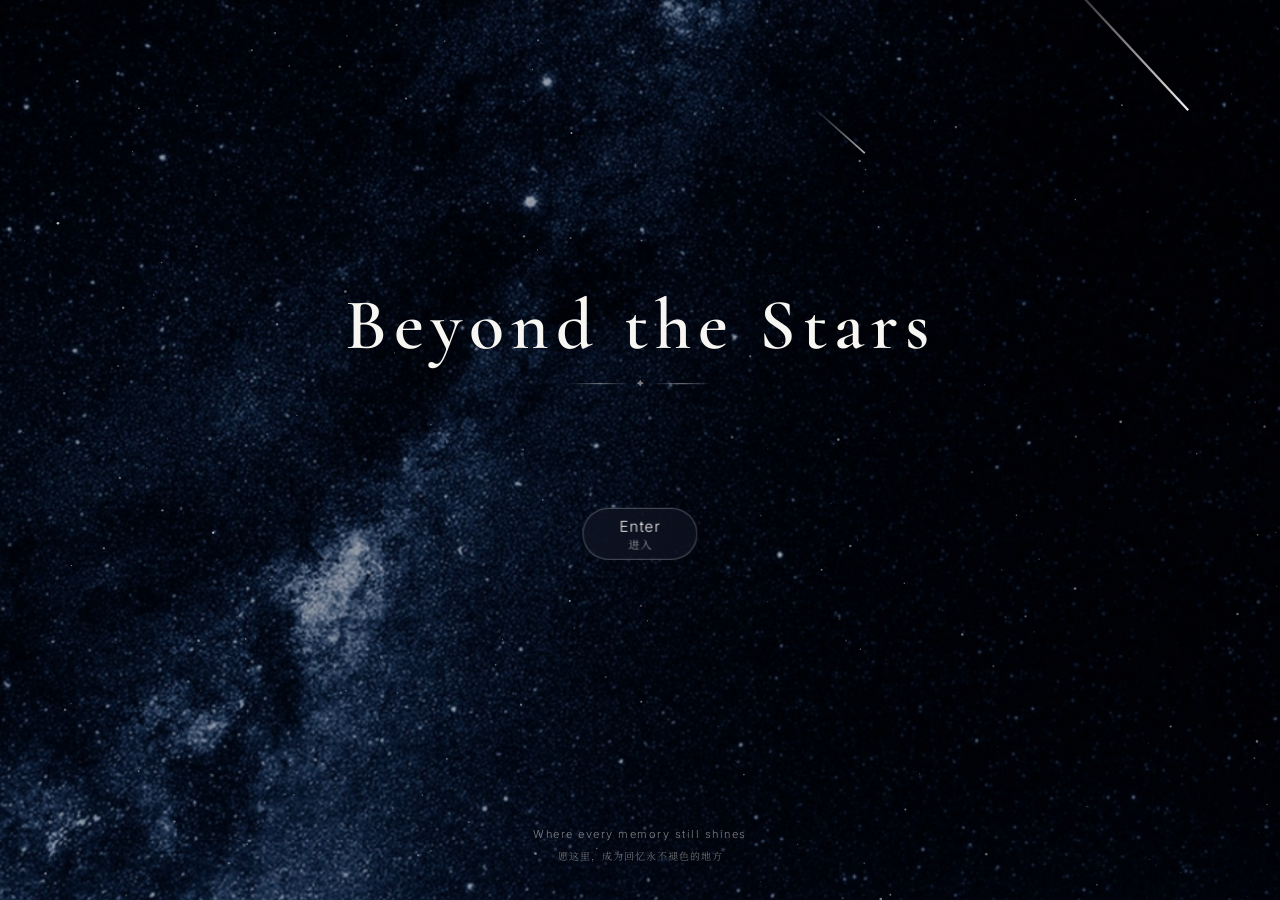
<file: index.html>
<!DOCTYPE html>
<html lang="zh-CN">
<head>
  <meta charset="UTF-8">
  <meta name="viewport" content="width=device-width, initial-scale=1">
  <title>Memory Archive · 星空尽头</title>
  <link rel="preconnect" href="https://fonts.googleapis.com">
  <link rel="preconnect" href="https://fonts.gstatic.com" crossorigin>
  <link href="https://fonts.googleapis.com/css2?family=Cormorant+Garamond:wght@400;600;700&family=Inter:wght@300&family=Noto+Serif+SC:wght@300;400&display=swap" rel="stylesheet">
  <script>document.head.insertAdjacentHTML('beforeend','<link rel="stylesheet" href="style.css?v='+Date.now()+'">')</script>
</head>
<body>

  <canvas id="stars"></canvas>

  <div class="container">
    <h1 class="main-title fade-layer" style="animation-delay: 0.2s">Beyond the Stars</h1>
    <div class="title-divider" style="animation-delay: 0.35s">
      <span class="divider-line"></span>
      <span class="divider-dot">✦</span>
      <span class="divider-line"></span>
    </div>
  </div>

  <div class="btn-wrapper" style="animation: fadeIn 1.2s ease both; animation-delay: 0.9s">
    <button class="enter-btn" onclick="enterTransition()">
      <span class="btn-en">Enter</span>
      <span class="btn-cn">进入</span>
    </button>
  </div>

  <p class="sub">
    <span class="sub-en">Where every memory still shines</span>
    <span class="sub-cn">愿这里，成为回忆永不褪色的地方</span>
  </p>

  <script src="script.js"></script>
</body>
</html>
</file>
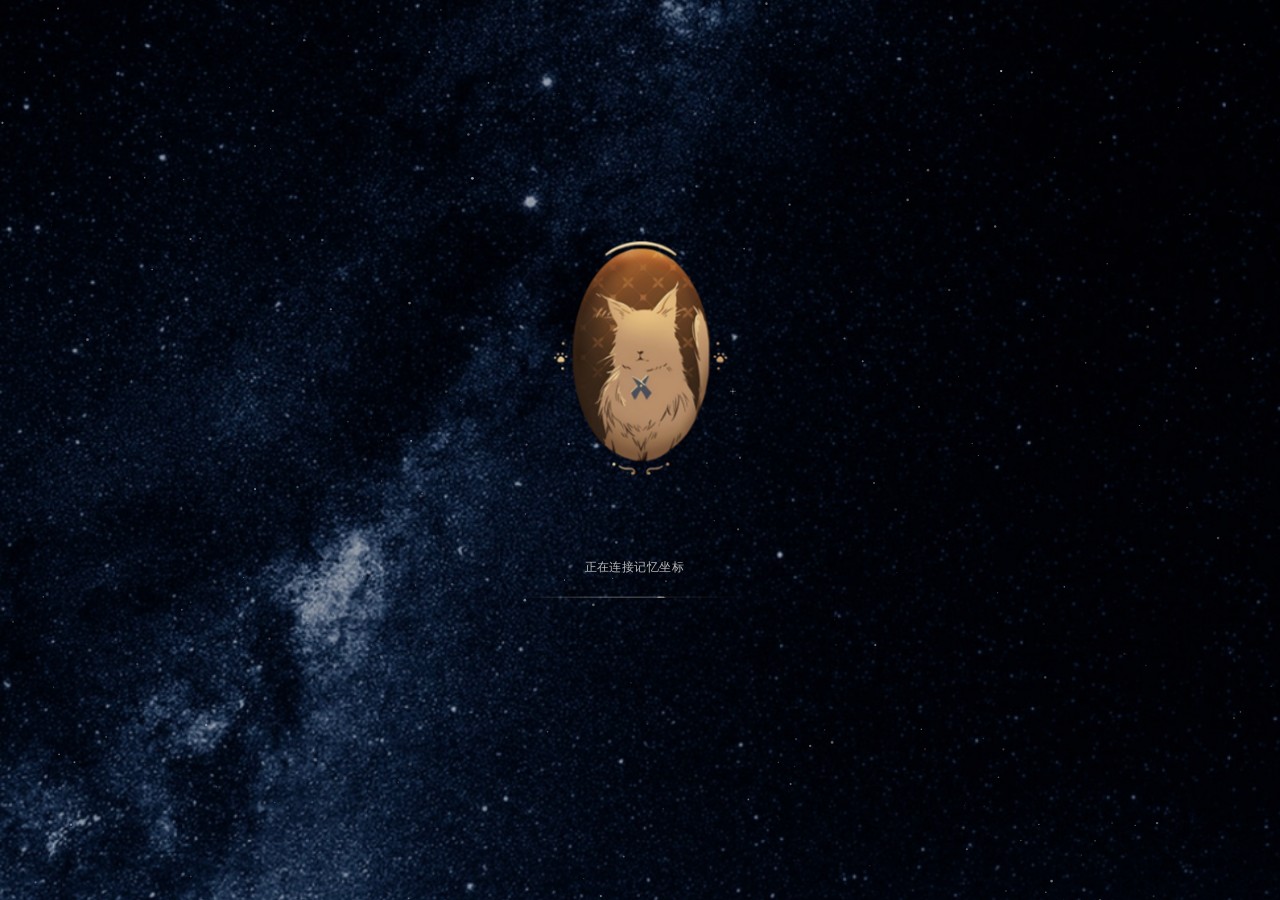
<file: loading.html>
<!DOCTYPE html>
<html lang="zh-CN">
<head>
  <meta charset="UTF-8">
  <meta name="viewport" content="width=device-width, initial-scale=1">
  <title>Loading · Memory Archive</title>
  <link rel="stylesheet" href="style.css">
</head>
<body class="loading-page fade-in">

  <canvas id="stars"></canvas>

  <div class="loading-container">
    <div class="flip-card-wrapper">
      <div class="flip-card" id="flipCard">
        <div class="flip-card-inner">
          <div class="flip-card-face flip-front" id="flipFront"></div>
          <div class="flip-card-face flip-back" id="flipBack"></div>
        </div>
      </div>
    </div>

    <p class="loading-text">正在连接记忆坐标<span class="dots"><span>.</span><span>.</span><span>.</span></span></p>

    <div class="loading-bar">
      <div class="loading-bar-fill" id="loadingFill"></div>
      <div class="loading-dot" id="loadingDot"></div>
    </div>
  </div>

  <script src="script.js"></script>
</body>
</html>
</file>
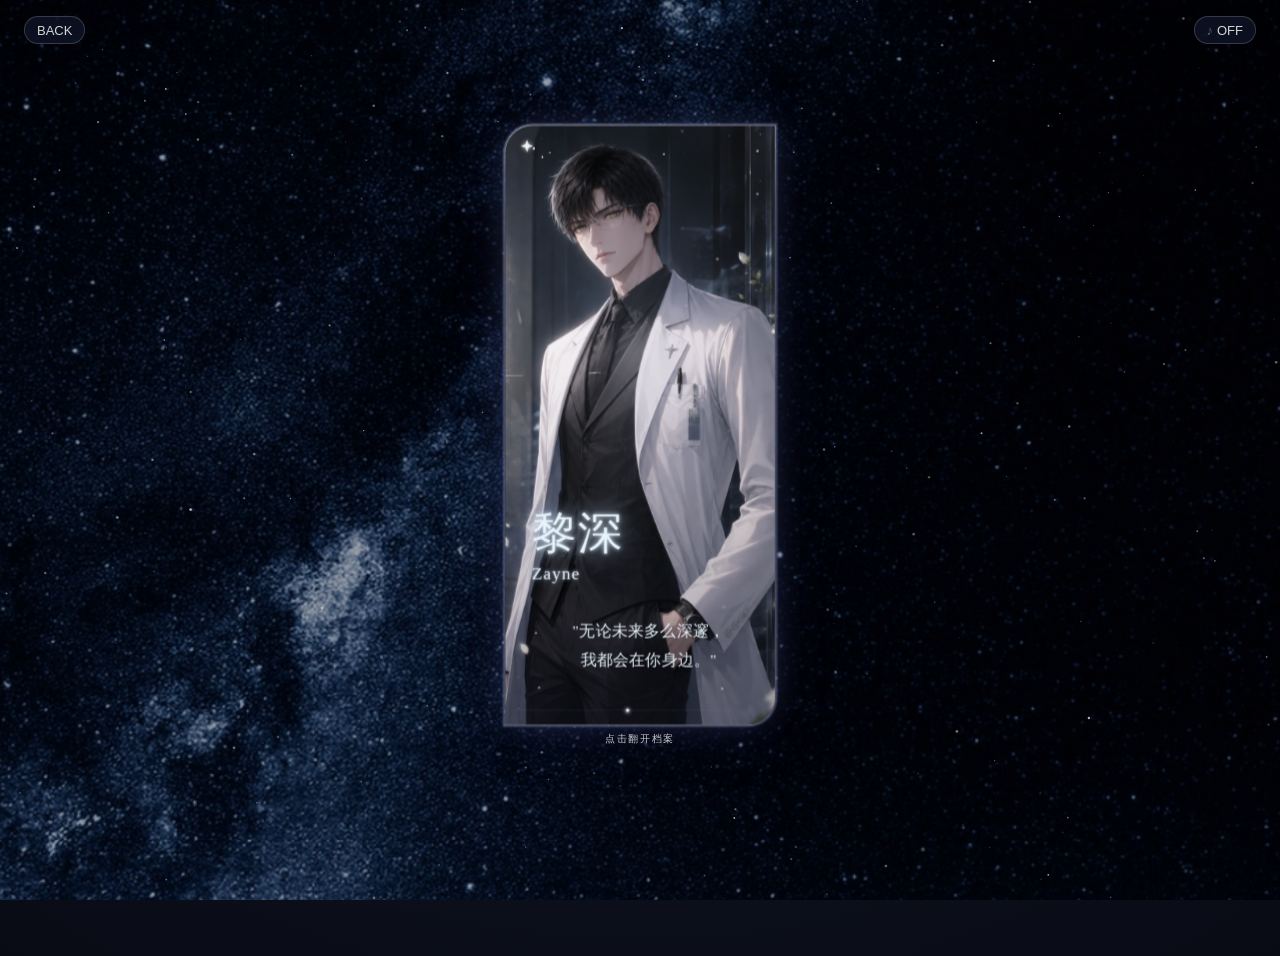
<file: memory-lishen.html>
<!DOCTYPE html>
<html lang="zh-CN">
<head>
  <meta charset="UTF-8">
  <meta name="viewport" content="width=device-width, initial-scale=1">
  <title>黎深的回忆 · Memory Archive</title>
  <link rel="stylesheet" href="style.css">
  <style>
    .archive-stage {
      display:flex;flex-direction:column;align-items:center;
      justify-content:flex-start;padding-top:50px;perspective:900px;
    }
    .folder-wrapper {
      position:relative;
      --card-w:min(380px, calc(100vw - 32px));
      width:var(--card-w);
}
    .memory-card .card-glass { --card-h:calc(var(--card-w) * 1.75); }

    .folder-cover {
      position:relative;z-index:5;width:100%;
      transform-origin:top center;transform-style:preserve-3d;
      transition:transform .75s cubic-bezier(.22,.61,.36,1), opacity .35s ease .55s;
      cursor:pointer;-webkit-tap-highlight-color:transparent;
    }
    .folder-cover.open { transform:rotateX(78deg);opacity:.08;cursor:default;pointer-events:none; }

    .flip-hint {
      text-align:center;margin-top:8px;font-size:13px;
      letter-spacing:2px;color:#F8F6F2;pointer-events:none;
      animation:flipHintBlink 2.8s ease-in-out infinite;
      transition:opacity .35s ease;
    }
    .folder-cover.open ~ .flip-hint { opacity:0; animation:none; }
    @keyframes flipHintBlink {
      0%,100%{opacity:.55}
      50%{opacity:.18}
    }

    .anchor-thumb {
      position:absolute;top:-26px;left:0;z-index:18;
      display:flex;align-items:center;gap:10px;
      opacity:0;transform:translateY(-8px) scale(.85);pointer-events:none;
      transition:opacity .15s ease, transform .15s ease;
    }
    .folder-cover.open ~ .anchor-thumb {
      opacity:1;transform:translateY(0) scale(1);pointer-events:auto;
      transition:opacity .5s cubic-bezier(.34,1.56,.64,1) .55s,
                transform .5s cubic-bezier(.34,1.56,.64,1) .55s;
    }
    .anchor-thumb-avatar {
      position:relative;width:52px;height:52px;border-radius:50%;overflow:hidden;
      border:1.5px solid rgba(180,210,245,.40);
      box-shadow:0 0 24px rgba(180,205,240,.35), 0 0 48px rgba(165,195,235,.14),
                 0 8px 20px rgba(10,8,30,.45), 0 0 0 1px rgba(255,255,255,.06);
      flex-shrink:0;cursor:pointer;
      transition:transform .3s cubic-bezier(.34,1.56,.64,1);
    }
    .anchor-thumb-avatar:hover { transform:translateY(-2px) scale(1.03); }
    .anchor-thumb-avatar::after {
      content:'↻';position:absolute;inset:0;
      display:flex;align-items:center;justify-content:center;
      background:rgba(0,0,0,.35);color:rgba(255,255,255,.70);font-size:16px;
      opacity:0;transition:opacity .25s ease;pointer-events:none;border-radius:50%;
    }
    .anchor-thumb-avatar:hover::after { opacity:1; }
    .anchor-thumb-avatar img { width:100%;height:100%;object-fit:cover;object-position:center top; }
    .anchor-thumb-info { display:flex;flex-direction:column;gap:2px; padding-top:6px; }
    .anchor-thumb-name {
      font-family:"Noto Serif SC",serif;font-size:14px;letter-spacing:2px;
      color:rgba(220,235,252,.88);text-shadow:0 0 10px rgba(180,205,240,.45);
    }
    .anchor-thumb-en {
      font-family:"Cormorant Garamond",serif;font-size:11px;letter-spacing:1.5px;
      color:rgba(195,210,230,.50);
    }
    .anchor-info-row { display:flex;flex-wrap:wrap;gap:4px;margin-top:4px; }
    .anchor-info-tag {
      padding:2px 7px;font-size:9px;border-radius:4px;
      background:rgba(255,255,255,.03);border:1px solid rgba(255,255,255,.06);
      color:rgba(205,212,222,.45);letter-spacing:.5px;white-space:nowrap;
    }
    .anchor-info-tag.highlight { color:rgba(185,218,248,.60);border-color:rgba(185,215,245,.15); }

    .folder-shadow-bar {
      position:absolute;top:8px;left:5%;right:5%;height:40px;z-index:2;pointer-events:none;
      opacity:0;border-radius:50%;filter:blur(14px);
      background:linear-gradient(180deg, rgba(8,6,20,.55) 0%, rgba(8,6,20,.12) 70%, transparent 100%);
      transition:opacity .45s ease .3s;
    }
    .folder-cover.open ~ .folder-shadow-bar { opacity:1; }

    .folder-contents {
      position:absolute;top:0;left:12px;right:12px;z-index:1;
      opacity:0;transform:translateY(-12px);
      transition:opacity .5s ease .45s, transform .5s ease .45s;
      pointer-events:none;overflow:hidden;
      backdrop-filter:blur(14px) saturate(130%) brightness(110%);
      -webkit-backdrop-filter:blur(14px) saturate(130%) brightness(110%);
      background:
        linear-gradient(180deg, rgba(255,255,255,.10) 0%, rgba(255,255,255,0) 26%),
        radial-gradient(ellipse at 22% 10%, rgba(185,218,248,.10) 0%, transparent 46%),
        radial-gradient(ellipse at 78% 88%, rgba(170,200,225,.04) 0%, transparent 50%),
        linear-gradient(180deg, rgba(17,19,36,.66), rgba(12,14,30,.70)),
        repeating-linear-gradient(0deg, transparent, transparent 28px,
          rgba(255,255,255,.010) 28px, rgba(255,255,255,.010) 29px),
        repeating-linear-gradient(22deg, transparent, transparent 2px,
          rgba(255,255,255,.006) 2px, rgba(255,255,255,0) 3px);
      border:1px solid rgba(255,255,255,.10);
      border-radius:0 0 22px 22px;
      box-shadow:inset 0 1px 0 rgba(255,255,255,.08), 0 0 40px rgba(180,210,245,.04),
                 0 20px 60px rgba(10,8,30,.50);
      padding: 76px 24px 52px;
    }
    .folder-cover.open ~ .folder-contents { opacity:1;transform:translateY(0);pointer-events:auto; }

    .archive-section { margin-bottom:24px; }
    .archive-section:last-child { margin-bottom:0; }
    .archive-section-header { display:flex;align-items:center;gap:10px;margin-bottom:8px; }
    .archive-section-icon {
      font-size:15px;filter:drop-shadow(0 0 5px rgba(185,215,245,.50));
      transition:filter .35s ease;
    }
    .archive-section-label {
      font-family:"Noto Serif SC",serif;font-size:12px;font-weight:400;letter-spacing:2px;
      color:rgba(225,230,245,.78);
    }
    .archive-items { display:flex;flex-wrap:wrap;gap:5px; }
    .archive-item {
      padding:7px 13px;background:rgba(255,255,255,.018);
      border:1px solid rgba(255,255,255,.04);border-radius:7px;
      font-size:12px;color:rgba(200,208,218,.55);cursor:pointer;
      transition:all .3s cubic-bezier(.34,1.56,.64,1);
      font-family:"PingFang SC","Microsoft YaHei",sans-serif;letter-spacing:.5px;
    }
    .archive-item:hover {
      background:rgba(185,215,245,.06);border-color:rgba(180,210,245,.18);
      color:rgba(220,235,252,.88);transform:translateY(-2px) scale(1.03);
      box-shadow:0 4px 14px rgba(0,0,0,.18), 0 0 16px rgba(180,210,245,.08);
    }
    .archive-item .idx {
      font-family:"Cormorant Garamond",serif;font-size:10px;opacity:.30;margin-right:4px;
      color:rgba(195,205,220,.45);
    }
    .archive-item:hover .idx { color:rgba(185,215,245,.55); }
    .archive-add-btn {
      display:inline-flex;align-items:center;gap:4px;
      padding:5px 12px;margin-top:5px;background:transparent;
      border:1px dashed rgba(255,255,255,.10);border-radius:16px;
      color:rgba(195,205,220,.42);font-size:11px;cursor:pointer;
      transition:all .25s ease;font-family:inherit;letter-spacing:1px;
    }
    .archive-add-btn:hover {
      border-color:rgba(180,210,245,.40);color:rgba(210,230,250,.78);
      background:rgba(185,215,245,.04);
    }

    .archive-divider { display:flex;align-items:center;gap:10px;margin:30px 0 18px; }
    .archive-divider-dot { width:2px;height:2px;border-radius:50%;background:rgba(200,210,225,.20);flex-shrink:0; }
    .archive-divider-dot:nth-child(3) {
      width:3px;height:3px;background:rgba(185,215,245,.35);
      box-shadow:0 0 4px rgba(185,215,245,.20);
    }
    .archive-divider-line { flex:1;height:.5px;background:linear-gradient(90deg, transparent, rgba(200,210,225,.18), transparent); }

    .corner-star {
      position:absolute;top:6px;right:6px;z-index:10;pointer-events:none;
      opacity:0;transform:translateY(-6px);
      transition:opacity .45s ease .65s, transform .45s ease .65s;
    }
    .folder-cover.open ~ .folder-contents .corner-star { opacity:1;transform:translateY(0); }
    .corner-star svg {
      width:clamp(12px, calc(var(--card-w)*.028), 15px);
      height:clamp(12px, calc(var(--card-w)*.028), 15px);
      filter:drop-shadow(0 0 4px rgba(185,220,245,.80));
      animation:starBreathe 7s ease-in-out infinite;
    }
    @keyframes starBreathe {
      0%,100%{opacity:.65;filter:drop-shadow(0 0 3px rgba(185,220,245,.55))}
      40%{opacity:1;filter:drop-shadow(0 0 7px rgba(185,220,245,.95))}
      70%{opacity:.80;filter:drop-shadow(0 0 5px rgba(185,220,245,.70))}
    }
    .corner-star::before {
      content:'';position:absolute;
      top:50%;right:calc(clamp(12px, calc(var(--card-w)*.028), 15px) + 4px);
      transform:translateY(-50%);width:42px;height:.5px;
      background:linear-gradient(to left, rgba(210,235,255,.55), transparent);
      box-shadow:0 0 3px rgba(180,215,245,.30);
    }
    .corner-star::after {
      content:'';position:absolute;
      bottom:calc(-1*clamp(12px, calc(var(--card-w)*.028), 15px) - 14px);
      left:50%;transform:translateX(-50%);width:.5px;height:38px;
      background:linear-gradient(to bottom, rgba(210,235,255,.55), transparent);
      box-shadow:0 0 3px rgba(180,215,245,.30);
    }

    .back-to-cover {
      position:absolute;bottom:18px;left:0;right:0;
      text-align:center;opacity:0;transition:opacity .4s ease .3s;
    }
    .folder-cover.open ~ .folder-contents .back-to-cover { opacity:1; }
    .back-to-cover-btn {
      padding:6px 16px;background:rgba(255,255,255,.02);
      border:1px solid rgba(255,255,255,.08);border-radius:14px;
      color:rgba(200,205,215,.38);font-size:11px;cursor:pointer;
      letter-spacing:1px;transition:all .25s ease;
    }
    .back-to-cover-btn:hover {
      background:rgba(185,215,245,.06);border-color:rgba(180,210,245,.25);
      color:rgba(215,230,248,.70);
    }
  </style>
</head>
<body data-character="lishen" class="fade-in">
  <canvas id="stars"></canvas>
  <div class="top-bar">
    <button class="back-btn" onclick="goTo(cafeBackUrl)">BACK</button>
    <div class="top-bar-meta">
      <button class="fullscreen-btn" id="fullscreenBtn" onclick="enterFullscreen()" style="display:none;"><span class="icon">⛶</span></button>
      <button class="music-btn" id="musicBtn" onclick="toggleMusic()"><span class="icon">♪</span><span class="label">ON</span></button>
    </div>
  </div>
  <audio id="bgm"></audio>
  <script>window._pageTracks = ["黎明深雪","霜天雪霁","冷调交熔"];</script>

  <div class="scaled-page">
    <div class="archive-stage">
      <div class="folder-wrapper" id="folderWrapper">

        <div class="folder-cover" id="folderCover" onclick="openFolder()">
          <div class="memory-card" data-char="lishen">
            <div class="card-glass">
              <div class="card-nebula"></div>
              <svg class="card-star tl" viewBox="0 0 28 28">
                <path d="M14 0l4 10 10 4-10 4-4 10-4-10L0 14l10-4z" fill="rgba(255,255,255,.80)"/>
                <path d="M14 2l3.2 8.2 8.8 3.8-8.8 3.2L14 26l-3.2-8.8L2 14l8.8-3.8z" fill="rgba(255,255,255,.35)"/>
              </svg>
              <span class="card-star-dot d1"></span><span class="card-star-dot d2"></span><span class="card-star-dot d3"></span>
              <span class="card-stardust"></span><span class="card-spark"></span>
              <div class="card-portrait">
                <img src="assets/thing/Li 1.png?v=20260712" alt="黎深">
                <div class="card-portrait-bloom"></div><div class="card-backlight"></div>
              </div>
              <div class="card-text-overlay">
                <h1 class="card-name-cn">黎深</h1>
                <span class="card-name-en">Zayne</span>
                <p class="card-quote">"无论未来多么深邃，<br>我都会在你身边。"</p>
              </div>
              <div class="card-divider">
                <span class="card-divider-line"></span>
                <span class="card-divider-star-wrap"><span class="card-divider-star-glow"></span><span class="card-divider-star"></span></span>
                <span class="card-divider-line"></span>
              </div>
            </div>
          </div>
        </div>

        <div class="flip-hint">点击翻开档案</div>

        <div class="anchor-thumb">
          <div class="anchor-thumb-avatar" onclick="triggerAvatarUpload()" oncontextmenu="resetAvatar(event)" title="点击更换头像 | 右键恢复默认"><img id="anchorAvatar" src="assets/thing/Li 1.png?v=20260712" alt="黎深"></div>
          <div class="anchor-thumb-info">
            <span class="anchor-thumb-name">黎深</span>
            <span class="anchor-thumb-en">Zayne</span>
            <div class="anchor-info-row">
              <span class="anchor-info-tag">💙 心脏外科</span>
              <span class="anchor-info-tag">Akso医院</span>
              <span class="anchor-info-tag highlight">❄️ EVOL</span>
            </div>
            <div class="anchor-info-row">
              <span class="anchor-info-tag">🎂 9.5</span>
              <span class="anchor-info-tag">处女座</span>
              <span class="anchor-info-tag">27岁</span>
              <span class="anchor-info-tag">📏 186cm</span>
            </div>
          </div>
        </div>
        <input type="file" id="avatarInput" accept="image/*" style="display:none" onchange="handleAvatarUpload(event)">

        <div class="folder-shadow-bar"></div>

        <div class="folder-contents">
          <div class="corner-star">
            <svg viewBox="0 0 16 16">
              <path d="M8 0l2 6 6 2-6 2-2 6-2-6L0 8l6-2z" fill="rgba(255,255,255,.90)"/>
              <path d="M8 1.5l1.4 4.4 4.6 2.1-4.6 1.4L8 14.5l-1.4-5.1L2 8l4.6-1.4z" fill="rgba(210,235,255,.45)"/>
            </svg>
          </div>

          <div class="archive-section">
            <div class="archive-section-header">
              <span class="archive-section-icon">📁</span>
              <span class="archive-section-label">Memory Archive</span>
            </div>
            <div class="archive-items">
              <div class="archive-item" onclick="openFragment(this)" data-title="第一次相遇" data-text="在这里写下你们第一次相遇的场景和台词。"><span class="idx">001</span>第一次相遇</div>
              <div class="archive-item" onclick="openFragment(this)" data-title="雪山的约定" data-text="在这里写下你印象最深的一段剧情。"><span class="idx">002</span>雪山的约定</div>
              <div class="archive-item" onclick="openFragment(this)" data-title="专属语音" data-text="在这里粘贴你最喜欢的一句专属语音文本。"><span class="idx">003</span>专属语音</div>
              <div class="archive-item" onclick="openFragment(this)" data-title="生日回忆" data-text="他的生日，和你有关的一切。"><span class="idx">004</span>生日回忆</div>
              <div class="archive-item" onclick="openFragment(this)" data-title="雪夜急诊室" data-text="那个雪夜，急诊室的灯光还亮着。"><span class="idx">005</span>雪夜急诊室</div>
            </div>
          </div>

          <div class="archive-divider">
            <span class="archive-divider-dot"></span><span class="archive-divider-line"></span>
            <span class="archive-divider-dot"></span><span class="archive-divider-line"></span>
            <span class="archive-divider-dot"></span>
          </div>

          <div class="archive-section">
            <div class="archive-section-header">
              <span class="archive-section-icon">⭐</span>
              <span class="archive-section-label">Special Collection</span>
            </div>
            <div class="archive-items">
              <div class="archive-item" onclick="openFragment(this)" data-title="雪山明信片" data-text="一张来自遥远雪山的明信片。">🏔️ 雪山明信片</div>
              <div class="archive-item" onclick="openFragment(this)" data-title="霜天雪霁" data-text="那段旋律响起时，窗外正好飘起细雪。">🎵 "霜天雪霁"</div>
              <div class="archive-item" onclick="openFragment(this)" data-title="冰晶书签" data-text="他随手夹进书里的一片冰蓝色书签。">❄️ 冰晶书签</div>
            </div>
            <button class="archive-add-btn" onclick="event.stopPropagation(); alert('＋ 添加收藏（后续实现）')">＋ 添加收藏</button>
          </div>

          <div class="back-to-cover"><button class="back-to-cover-btn" onclick="closeFolder();">↑ 合上档案</button></div>
        </div>
      </div>
    </div>
  </div>

  <div class="modal-overlay" id="fragOverlay" onclick="if(event.target===this) closeFragment()">
    <div class="modal-box">
      <h3 class="modal-title"></h3>
      <p class="modal-text"></p>
      <div class="frag-pills" id="fragPills"></div>
      <div class="frag-preview" id="fragPreview"></div>
      <div class="frag-upload-row">
        <input type="file" id="fragFileInput" style="display:none" onchange="handleFragUpload(event)">
        <button class="frag-upload-btn" onclick="triggerFragUpload()">＋ 上传文件</button>
      </div>
      <button class="enter-btn small modal-close" onclick="closeFragment()">关闭</button>
    </div>
  </div>

  <script src="script.js?v=20260712d"></script>
  <script>
    var cover=document.getElementById('folderCover'),contents=document.querySelector('.folder-contents'),anchor=document.querySelector('.anchor-thumb');
    var isOpen=false,hideTimer=null,closeTimer=null;
    function openFolder(){
      if(!cover||isOpen)return;
      if(closeTimer)clearTimeout(closeTimer);if(hideTimer)clearTimeout(hideTimer);isOpen=true;
      if(contents){contents.style.transition='';contents.style.opacity='';contents.style.transform='';contents.style.pointerEvents='';}
      if(anchor){anchor.style.transition='';anchor.style.opacity='';anchor.style.transform='';}
      if(cover.style.visibility==='hidden'){
        cover.classList.remove('open');cover.style.visibility='';
        requestAnimationFrame(function(){requestAnimationFrame(function(){
          cover.classList.add('open');hideTimer=setTimeout(function(){cover.style.visibility='hidden';},750);
        });});
      }else{cover.classList.add('open');hideTimer=setTimeout(function(){cover.style.visibility='hidden';},750);}
    }
    function closeFolder(){
      if(!cover||!isOpen)return;
      if(hideTimer)clearTimeout(hideTimer);if(closeTimer)clearTimeout(closeTimer);isOpen=false;
      if(contents){contents.style.transition='opacity .35s ease, transform .35s ease';contents.style.opacity='0';contents.style.transform='translateY(-12px)';contents.style.pointerEvents='none';}
      if(anchor){anchor.style.transition='opacity .15s ease, transform .15s ease';anchor.style.opacity='0';anchor.style.transform='translateY(-8px) scale(.85)';anchor.style.pointerEvents='none';}
      closeTimer=setTimeout(function(){
        if(contents)contents.style.transition='';
        if(anchor)anchor.style.transition='';
        cover.style.visibility='';
        requestAnimationFrame(function(){requestAnimationFrame(function(){cover.classList.remove('open');});});
      },350);
    }
    var AVATAR_KEY='avatar-lishen',AVATAR_DEFAULT='assets/thing/Li 1.png?v=20260712';
    function triggerAvatarUpload(){document.getElementById('avatarInput').click();}
    function handleAvatarUpload(e){
      var f=e.target.files[0];if(!f)return;
      var r=new FileReader();r.onload=function(ev){
        var img=new Image();img.onload=function(){
          var c=document.createElement('canvas'),s=Math.min(1,300/img.width);
          c.width=img.width*s;c.height=img.height*s;
          c.getContext('2d').drawImage(img,0,0,c.width,c.height);
          var d=c.toDataURL('image/jpeg',.75);
          try{localStorage.setItem(AVATAR_KEY,d);}catch(_){}
          applyAvatar(d);
        };img.src=ev.target.result;
      };r.readAsDataURL(f);e.target.value='';
    }
    function applyAvatar(s){var a=document.getElementById('anchorAvatar');if(a)a.src=s;}
    function resetAvatar(e){e.preventDefault();e.stopPropagation();try{localStorage.removeItem(AVATAR_KEY);}catch(_){}applyAvatar(AVATAR_DEFAULT);}
    (function(){try{var s=localStorage.getItem(AVATAR_KEY);if(s)applyAvatar(s);}catch(_){}})();
  </script>

  <!-- 茉莉花瓣 -->
  <template id="jasminePetal">
    <svg viewBox="0 0 48 48"><g transform="translate(24,24)">
      <ellipse cx="0" cy="-10" rx="5.5" ry="10.5" fill="rgba(245,240,250,0.50)"/>
      <ellipse cx="0" cy="-10" rx="5.5" ry="10.5" fill="rgba(242,236,248,0.46)" transform="rotate(72)"/>
      <ellipse cx="0" cy="-10" rx="5.5" ry="10.5" fill="rgba(244,238,250,0.46)" transform="rotate(144)"/>
      <ellipse cx="0" cy="-10" rx="5.5" ry="10.5" fill="rgba(240,234,247,0.46)" transform="rotate(216)"/>
      <ellipse cx="0" cy="-10" rx="5.5" ry="10.5" fill="rgba(243,237,249,0.46)" transform="rotate(288)"/>
      <circle cx="0" cy="0" r="3" fill="rgba(252,248,240,0.48)"/>
    </g></svg>
  </template>
</body>
</html>
</file>
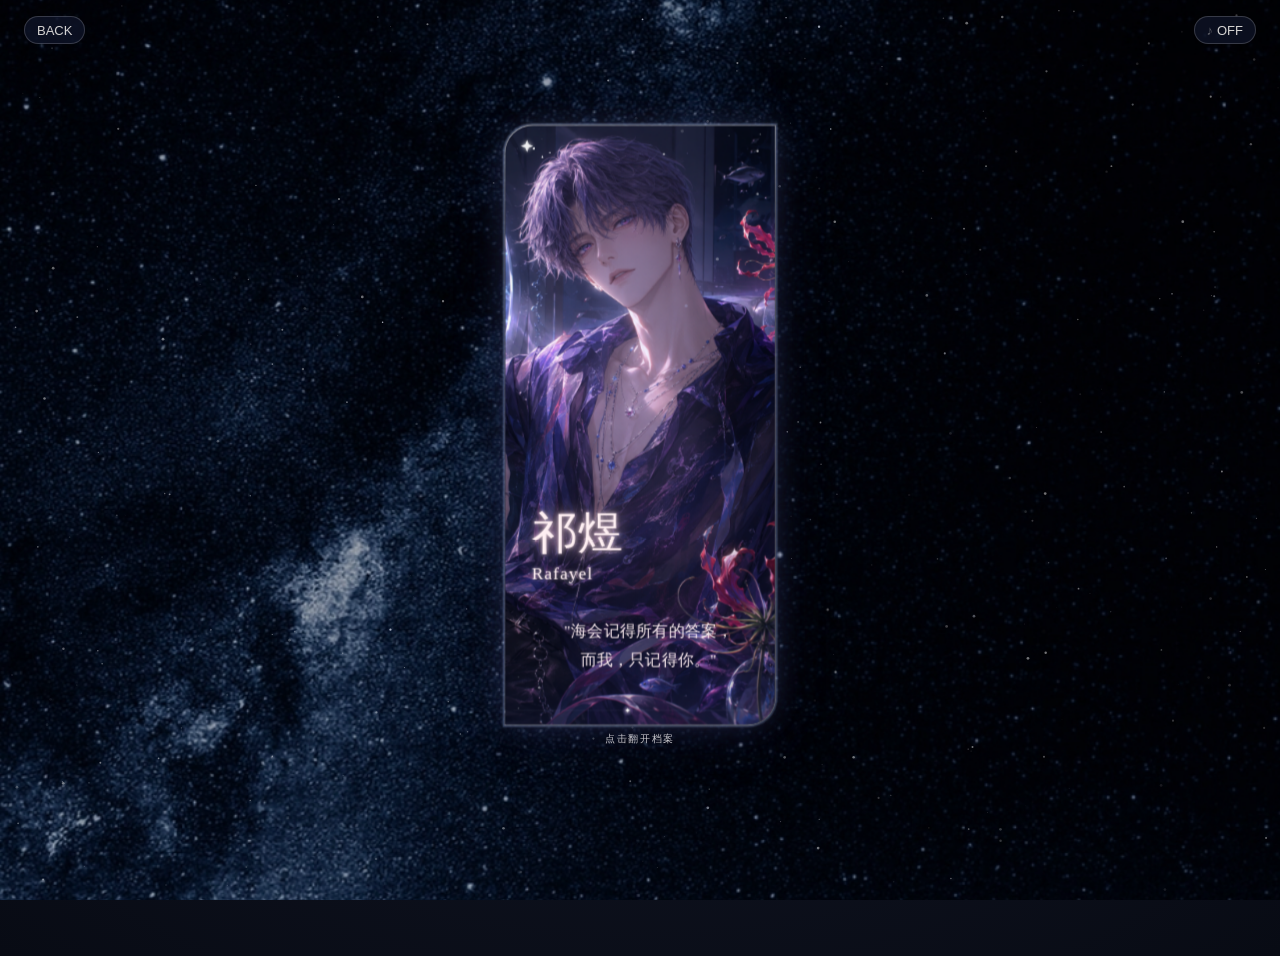
<file: memory-qiyu.html>
<!DOCTYPE html>
<html lang="zh-CN">
<head>
  <meta charset="UTF-8">
  <meta name="viewport" content="width=device-width, initial-scale=1">
  <title>祁煜的回忆 · Memory Archive</title>
  <link rel="stylesheet" href="style.css">
  <style>
    .archive-stage {
      display: flex; flex-direction: column; align-items: center;
      justify-content: flex-start; padding-top: 50px; perspective: 900px;
    }
    .folder-wrapper {
      position: relative;
      --card-w: min(380px, calc(100vw - 32px));
      width: var(--card-w);
    }
    /* 卡片比例 */
    .memory-card .card-glass { --card-h: calc(var(--card-w) * 1.75); }

    .folder-cover {
      position: relative; z-index: 5; width: 100%;
      transform-origin: top center; transform-style: preserve-3d;
      transition: transform 0.75s cubic-bezier(0.22,0.61,0.36,1), opacity 0.35s ease 0.55s;
      cursor: pointer; -webkit-tap-highlight-color: transparent;
    }
    .folder-cover.open { transform: rotateX(78deg); opacity: 0.08; cursor: default; pointer-events: none; }

    .flip-hint {
      text-align: center; margin-top: 8px; font-size: 13px;
      letter-spacing: 2px; color: #F8F6F2; pointer-events: none;
      animation: flipHintBlink 2.8s ease-in-out infinite;
      transition: opacity 0.35s ease;
    }
    .folder-cover.open ~ .flip-hint { opacity: 0; animation: none; }
    @keyframes flipHintBlink {
      0%, 100% { opacity: .55; }
      50% { opacity: .18; }
    }

    /* 锚点 — 基本信息 */
    .anchor-thumb {
      position: absolute; top: -26px; left: 0; z-index: 18;
      display: flex; align-items: center; gap: 10px;
      opacity: 0; transform: translateY(-8px) scale(0.85); pointer-events: none;
      transition: opacity 0.15s ease, transform 0.15s ease;
    }
    .folder-cover.open ~ .anchor-thumb {
      opacity: 1; transform: translateY(0) scale(1); pointer-events: auto;
      transition: opacity 0.5s cubic-bezier(0.34,1.56,0.64,1) 0.55s,
                  transform 0.5s cubic-bezier(0.34,1.56,0.64,1) 0.55s;
    }
    .anchor-thumb-avatar {
      position: relative; width: 52px; height: 52px; border-radius: 50%; overflow: hidden;
      border: 1.5px solid rgba(255,190,215,.40);
      box-shadow: 0 0 24px rgba(255,180,205,.35), 0 0 48px rgba(255,165,195,.14),
                  0 8px 20px rgba(10,8,30,.45), 0 0 0 1px rgba(255,255,255,.06);
      flex-shrink: 0; cursor: pointer;
      transition: transform 0.3s cubic-bezier(0.34,1.56,0.64,1);
    }
    .anchor-thumb-avatar:hover { transform: translateY(-2px) scale(1.03); }
    .anchor-thumb-avatar::after {
      content:'↻'; position:absolute; inset:0;
      display:flex; align-items:center; justify-content:center;
      background:rgba(0,0,0,.35); color:rgba(255,255,255,.70); font-size:16px;
      opacity:0; transition:opacity .25s ease; pointer-events:none; border-radius:50%;
    }
    .anchor-thumb-avatar:hover::after { opacity:1; }
    .anchor-thumb-avatar img { width:100%; height:100%; object-fit:cover; object-position:center top; }
    .anchor-thumb-info { display:flex; flex-direction:column; gap:2px; padding-top:6px; }
    .anchor-thumb-name {
      font-family:"Noto Serif SC",serif; font-size:14px; letter-spacing:2px;
      color:rgba(248,220,235,.88); text-shadow:0 0 10px rgba(255,180,205,.45);
    }
    .anchor-thumb-en {
      font-family:"Cormorant Garamond",serif; font-size:11px; letter-spacing:1.5px;
      color:rgba(220,200,210,.50);
    }
    .anchor-info-row { display:flex; flex-wrap:wrap; gap:4px; margin-top:4px; }
    .anchor-info-tag {
      padding:2px 7px; font-size:9px; border-radius:4px;
      background:rgba(255,255,255,.03); border:1px solid rgba(255,255,255,.06);
      color:rgba(210,200,215,.45); letter-spacing:.5px; white-space:nowrap;
    }
    .anchor-info-tag.highlight { color:rgba(255,195,215,.60); border-color:rgba(255,195,215,.15); }

    .folder-shadow-bar {
      position:absolute; top:8px; left:5%; right:5%; height:40px; z-index:2; pointer-events:none;
      opacity:0; border-radius:50%; filter:blur(14px);
      background:linear-gradient(180deg, rgba(8,6,20,.55) 0%, rgba(8,6,20,.12) 70%, transparent 100%);
      transition:opacity .45s ease .3s;
    }
    .folder-cover.open ~ .folder-shadow-bar { opacity:1; }

    /* 内容面板 — 毛玻璃+旧胶片+祁煜粉光 */
    .folder-contents {
      position:absolute; top:0; left:12px; right:12px; z-index:1;
      opacity:0; transform:translateY(-12px);
      transition:opacity .5s ease .45s, transform .5s ease .45s;
      pointer-events:none; overflow:hidden;
      backdrop-filter:blur(14px) saturate(130%) brightness(110%);
      -webkit-backdrop-filter:blur(14px) saturate(130%) brightness(110%);
      background:
        linear-gradient(180deg, rgba(255,255,255,.10) 0%, rgba(255,255,255,0) 26%),
        radial-gradient(ellipse at 22% 10%, rgba(255,195,220,.10) 0%, transparent 46%),
        radial-gradient(ellipse at 78% 88%, rgba(200,175,210,.04) 0%, transparent 50%),
        linear-gradient(180deg, rgba(17,19,36,.66), rgba(12,14,30,.70)),
        repeating-linear-gradient(0deg, transparent, transparent 28px,
          rgba(255,255,255,.010) 28px, rgba(255,255,255,.010) 29px),
        repeating-linear-gradient(22deg, transparent, transparent 2px,
          rgba(255,255,255,.006) 2px, rgba(255,255,255,0) 3px);
      border:1px solid rgba(255,255,255,.10);
      border-radius:0 0 22px 22px;
      box-shadow:inset 0 1px 0 rgba(255,255,255,.08), 0 0 40px rgba(255,180,205,.04),
                 0 20px 60px rgba(10,8,30,.50);
      padding: 76px 24px 52px;
    }
    .folder-cover.open ~ .folder-contents { opacity:1; transform:translateY(0); pointer-events:auto; }

    /* 分栏 */
    .archive-section { margin-bottom:24px; }
    .archive-section:last-child { margin-bottom:0; }
    .archive-section-header { display:flex; align-items:center; gap:10px; margin-bottom:8px; }
    .archive-section-icon {
      font-size:15px; filter:drop-shadow(0 0 5px rgba(255,195,215,.50));
      transition:filter .35s ease;
    }
    .archive-section-label {
      font-family:"Noto Serif SC",serif; font-size:12px; font-weight:400; letter-spacing:2px;
      color:rgba(235,225,240,.78);
    }
    .archive-items { display:flex; flex-wrap:wrap; gap:5px; }
    .archive-item {
      padding:7px 13px; background:rgba(255,255,255,.018);
      border:1px solid rgba(255,255,255,.04); border-radius:7px;
      font-size:12px; color:rgba(205,198,212,.55); cursor:pointer;
      transition:all .3s cubic-bezier(.34,1.56,.64,1);
      font-family:"PingFang SC","Microsoft YaHei",sans-serif; letter-spacing:.5px;
    }
    .archive-item:hover {
      background:rgba(255,195,215,.06); border-color:rgba(255,185,210,.18);
      color:rgba(248,215,232,.88); transform:translateY(-2px) scale(1.03);
      box-shadow:0 4px 14px rgba(0,0,0,.18), 0 0 16px rgba(255,185,210,.08);
    }
    .archive-item .idx {
      font-family:"Cormorant Garamond",serif; font-size:10px; opacity:.30; margin-right:4px;
      color:rgba(200,190,210,.45);
    }
    .archive-item:hover .idx { color:rgba(255,195,215,.55); }
    .archive-add-btn {
      display:inline-flex; align-items:center; gap:4px;
      padding:5px 12px; margin-top:5px; background:transparent;
      border:1px dashed rgba(255,255,255,.10); border-radius:16px;
      color:rgba(200,190,205,.42); font-size:11px; cursor:pointer;
      transition:all .25s ease; font-family:inherit; letter-spacing:1px;
    }
    .archive-add-btn:hover {
      border-color:rgba(255,185,210,.40); color:rgba(245,205,225,.78);
      background:rgba(255,195,215,.04);
    }

    /* 分隔线 */
    .archive-divider { display:flex; align-items:center; gap:10px; margin:30px 0 18px; }
    .archive-divider-dot { width:2px; height:2px; border-radius:50%; background:rgba(200,190,210,.20); flex-shrink:0; }
    .archive-divider-dot:nth-child(3) {
      width:3px; height:3px; background:rgba(255,195,215,.35);
      box-shadow:0 0 4px rgba(255,195,215,.20);
    }
    .archive-divider-line { flex:1; height:.5px; background:linear-gradient(90deg, transparent, rgba(200,190,210,.18), transparent); }

    /* 右上角四角星+拖线 */
    .corner-star {
      position:absolute; top:6px; right:6px; z-index:10; pointer-events:none;
      opacity:0; transform:translateY(-6px);
      transition:opacity .45s ease .65s, transform .45s ease .65s;
    }
    .folder-cover.open ~ .folder-contents .corner-star { opacity:1; transform:translateY(0); }
    .corner-star svg {
      width:clamp(12px, calc(var(--card-w)*.028), 15px);
      height:clamp(12px, calc(var(--card-w)*.028), 15px);
      filter:drop-shadow(0 0 4px rgba(255,195,215,.80));
      animation:starBreathe 7s ease-in-out infinite;
    }
    @keyframes starBreathe {
      0%,100%{opacity:.65;filter:drop-shadow(0 0 3px rgba(255,195,215,.55))}
      40%{opacity:1;filter:drop-shadow(0 0 7px rgba(255,195,215,.95))}
      70%{opacity:.80;filter:drop-shadow(0 0 5px rgba(255,195,215,.70))}
    }
    .corner-star::before {
      content:''; position:absolute;
      top:50%; right:calc(clamp(12px, calc(var(--card-w)*.028), 15px) + 4px);
      transform:translateY(-50%); width:42px; height:.5px;
      background:linear-gradient(to left, rgba(255,210,235,.55), transparent);
      box-shadow:0 0 3px rgba(255,195,215,.30);
    }
    .corner-star::after {
      content:''; position:absolute;
      bottom:calc(-1*clamp(12px, calc(var(--card-w)*.028), 15px) - 14px);
      left:50%; transform:translateX(-50%); width:.5px; height:38px;
      background:linear-gradient(to bottom, rgba(255,210,235,.55), transparent);
      box-shadow:0 0 3px rgba(255,195,215,.30);
    }

    /* 合上按钮 */
    .back-to-cover {
      position:absolute; bottom:18px; left:0; right:0;
      text-align:center; opacity:0; transition:opacity .4s ease .3s;
    }
    .folder-cover.open ~ .folder-contents .back-to-cover { opacity:1; }
    .back-to-cover-btn {
      padding:6px 16px; background:rgba(255,255,255,.02);
      border:1px solid rgba(255,255,255,.08); border-radius:14px;
      color:rgba(200,190,210,.38); font-size:11px; cursor:pointer;
      letter-spacing:1px; transition:all .25s ease;
    }
    .back-to-cover-btn:hover {
      background:rgba(255,195,215,.06); border-color:rgba(255,185,210,.25);
      color:rgba(245,210,228,.70);
    }
  </style>
</head>
<body data-character="qiyu" class="fade-in">
  <canvas id="stars"></canvas>
  <div class="top-bar">
    <button class="back-btn" onclick="goTo(cafeBackUrl)">BACK</button>
    <div class="top-bar-meta">
      <button class="fullscreen-btn" id="fullscreenBtn" onclick="enterFullscreen()" style="display:none;"><span class="icon">⛶</span></button>
      <button class="music-btn" id="musicBtn" onclick="toggleMusic()"><span class="icon">♪</span><span class="label">ON</span></button>
    </div>
  </div>
  <audio id="bgm"></audio>
  <script>window._pageTracks = ["海的最深处","鲸歌载梦","绮境幻想"];</script>

  <div class="scaled-page">
    <div class="archive-stage">
      <div class="folder-wrapper" id="folderWrapper">

        <div class="folder-cover" id="folderCover" onclick="openFolder()">
          <div class="memory-card" data-char="qiyu">
            <div class="card-glass">
              <div class="card-nebula"></div>
              <svg class="card-star tl" viewBox="0 0 28 28">
                <path d="M14 0l4 10 10 4-10 4-4 10-4-10L0 14l10-4z" fill="rgba(255,255,255,.80)"/>
                <path d="M14 2l3.2 8.2 8.8 3.8-8.8 3.2L14 26l-3.2-8.8L2 14l8.8-3.8z" fill="rgba(255,255,255,.35)"/>
              </svg>
              <span class="card-star-dot d1"></span><span class="card-star-dot d2"></span><span class="card-star-dot d3"></span>
              <span class="card-stardust"></span><span class="card-spark"></span>
              <div class="card-portrait">
                <img src="assets/thing/Qi 1.png?v=20260712" alt="祁煜">
                <div class="card-portrait-bloom"></div><div class="card-backlight"></div>
              </div>
              <div class="card-text-overlay">
                <h1 class="card-name-cn">祁煜</h1>
                <span class="card-name-en">Rafayel</span>
                <p class="card-quote">"海会记得所有的答案，<br>而我，只记得你。"</p>
              </div>
              <div class="card-divider">
                <span class="card-divider-line"></span>
                <span class="card-divider-star-wrap"><span class="card-divider-star-glow"></span><span class="card-divider-star"></span></span>
                <span class="card-divider-line"></span>
              </div>
            </div>
          </div>
        </div>

        <div class="flip-hint">点击翻开档案</div>

        <div class="anchor-thumb">
          <div class="anchor-thumb-avatar" onclick="triggerAvatarUpload()" oncontextmenu="resetAvatar(event)" title="点击更换头像 | 右键恢复默认"><img id="anchorAvatar" src="assets/thing/Qi 1.png?v=20260712" alt="祁煜"></div>
          <div class="anchor-thumb-info">
            <span class="anchor-thumb-name">祁煜</span>
            <span class="anchor-thumb-en">Rafayel</span>
            <div class="anchor-info-row">
              <span class="anchor-info-tag">🎨 画家</span>
              <span class="anchor-info-tag">Mo Art Studio</span>
              <span class="anchor-info-tag highlight">🔥 EVOL</span>
            </div>
            <div class="anchor-info-row">
              <span class="anchor-info-tag">🎂 3.6</span>
              <span class="anchor-info-tag">双鱼座</span>
              <span class="anchor-info-tag">24岁</span>
              <span class="anchor-info-tag">📏 183cm</span>
            </div>
          </div>
        </div>
        <input type="file" id="avatarInput" accept="image/*" style="display:none" onchange="handleAvatarUpload(event)">

        <div class="folder-shadow-bar"></div>

        <div class="folder-contents">
          <div class="corner-star">
            <svg viewBox="0 0 16 16">
              <path d="M8 0l2 6 6 2-6 2-2 6-2-6L0 8l6-2z" fill="rgba(255,255,255,.90)"/>
              <path d="M8 1.5l1.4 4.4 4.6 2.1-4.6 1.4L8 14.5l-1.4-5.1L2 8l4.6-1.4z" fill="rgba(255,220,240,.45)"/>
            </svg>
          </div>

          <div class="archive-section">
            <div class="archive-section-header">
              <span class="archive-section-icon">📁</span>
              <span class="archive-section-label">Memory Archive</span>
            </div>
            <div class="archive-items">
              <div class="archive-item" onclick="openFragment(this)" data-title="第一次相遇" data-text="在这里写下你们第一次相遇的场景和台词。"><span class="idx">001</span>第一次相遇</div>
              <div class="archive-item" onclick="openFragment(this)" data-title="海边的约定" data-text="在这里写下你印象最深的一段剧情。"><span class="idx">002</span>海边的约定</div>
              <div class="archive-item" onclick="openFragment(this)" data-title="专属语音" data-text="在这里粘贴你最喜欢的一句专属语音文本。"><span class="idx">003</span>专属语音</div>
              <div class="archive-item" onclick="openFragment(this)" data-title="生日回忆" data-text="他的生日，和你有关的一切。"><span class="idx">004</span>生日回忆</div>
              <div class="archive-item" onclick="openFragment(this)" data-title="画室里的秘密" data-text="画室里那些没有说出口的话。"><span class="idx">005</span>画室里的秘密</div>
            </div>
          </div>

          <div class="archive-divider">
            <span class="archive-divider-dot"></span><span class="archive-divider-line"></span>
            <span class="archive-divider-dot"></span><span class="archive-divider-line"></span>
            <span class="archive-divider-dot"></span>
          </div>

          <div class="archive-section">
            <div class="archive-section-header">
              <span class="archive-section-icon">⭐</span>
              <span class="archive-section-label">Special Collection</span>
            </div>
            <div class="archive-items">
              <div class="archive-item" onclick="openFragment(this)" data-title="海洋馆门票" data-text="一张海洋馆的门票，日期已经模糊了。">🎫 海洋馆门票</div>
              <div class="archive-item" onclick="openFragment(this)" data-title="海的最深处" data-text="那首歌响起的时候，他就在身边。">🎵 "海的最深处"</div>
              <div class="archive-item" onclick="openFragment(this)" data-title="干花标本" data-text="他送你的第一束花，你把它做成了标本。">🌸 干花标本</div>
            </div>
            <button class="archive-add-btn" onclick="event.stopPropagation(); alert('＋ 添加收藏（后续实现）')">＋ 添加收藏</button>
          </div>

          <div class="back-to-cover"><button class="back-to-cover-btn" onclick="closeFolder();">↑ 合上档案</button></div>
        </div>
      </div>
    </div>
  </div>

  <div class="modal-overlay" id="fragOverlay" onclick="if(event.target===this) closeFragment()">
    <div class="modal-box">
      <h3 class="modal-title"></h3>
      <p class="modal-text"></p>
      <div class="frag-pills" id="fragPills"></div>
      <div class="frag-preview" id="fragPreview"></div>
      <div class="frag-upload-row">
        <input type="file" id="fragFileInput" style="display:none" onchange="handleFragUpload(event)">
        <button class="frag-upload-btn" onclick="triggerFragUpload()">＋ 上传文件</button>
      </div>
      <button class="enter-btn small modal-close" onclick="closeFragment()">关闭</button>
    </div>
  </div>

  <script src="script.js?v=20260712d"></script>
  <script>
    var cover=document.getElementById('folderCover'),contents=document.querySelector('.folder-contents'),anchor=document.querySelector('.anchor-thumb');
    var isOpen=false,hideTimer=null,closeTimer=null;
    function openFolder(){
      if(!cover||isOpen)return;
      if(closeTimer)clearTimeout(closeTimer);if(hideTimer)clearTimeout(hideTimer);isOpen=true;
      if(contents){contents.style.transition='';contents.style.opacity='';contents.style.transform='';contents.style.pointerEvents='';}
      if(anchor){anchor.style.transition='';anchor.style.opacity='';anchor.style.transform='';}
      if(cover.style.visibility==='hidden'){
        cover.classList.remove('open');cover.style.visibility='';
        requestAnimationFrame(function(){requestAnimationFrame(function(){
          cover.classList.add('open');hideTimer=setTimeout(function(){cover.style.visibility='hidden';},750);
        });});
      }else{cover.classList.add('open');hideTimer=setTimeout(function(){cover.style.visibility='hidden';},750);}
    }
    function closeFolder(){
      if(!cover||!isOpen)return;
      if(hideTimer)clearTimeout(hideTimer);if(closeTimer)clearTimeout(closeTimer);isOpen=false;
      if(contents){contents.style.transition='opacity .35s ease, transform .35s ease';contents.style.opacity='0';contents.style.transform='translateY(-12px)';contents.style.pointerEvents='none';}
      if(anchor){anchor.style.transition='opacity .15s ease, transform .15s ease';anchor.style.opacity='0';anchor.style.transform='translateY(-8px) scale(.85)';anchor.style.pointerEvents='none';}
      closeTimer=setTimeout(function(){
        if(contents)contents.style.transition='';
        if(anchor)anchor.style.transition='';
        cover.style.visibility='';
        requestAnimationFrame(function(){requestAnimationFrame(function(){cover.classList.remove('open');});});
      },350);
    }
    /* avatar upload */
    var AVATAR_KEY='avatar-qiyu',AVATAR_DEFAULT='assets/thing/Qi 1.png?v=20260712';
    function triggerAvatarUpload(){document.getElementById('avatarInput').click();}
    function handleAvatarUpload(e){
      var f=e.target.files[0];if(!f)return;
      var r=new FileReader();r.onload=function(ev){
        var img=new Image();img.onload=function(){
          var c=document.createElement('canvas'),s=Math.min(1,300/img.width);
          c.width=img.width*s;c.height=img.height*s;
          c.getContext('2d').drawImage(img,0,0,c.width,c.height);
          var d=c.toDataURL('image/jpeg',.75);
          try{localStorage.setItem(AVATAR_KEY,d);}catch(_){}
          applyAvatar(d);
        };img.src=ev.target.result;
      };r.readAsDataURL(f);e.target.value='';
    }
    function applyAvatar(s){var a=document.getElementById('anchorAvatar');if(a)a.src=s;}
    function resetAvatar(e){e.preventDefault();e.stopPropagation();try{localStorage.removeItem(AVATAR_KEY);}catch(_){}applyAvatar(AVATAR_DEFAULT);}
    (function(){try{var s=localStorage.getItem(AVATAR_KEY);if(s)applyAvatar(s);}catch(_){}})();
  </script>

  <template id="shellPetal">
    <svg viewBox="0 0 1358 1024"><path d="M1028.10392 325.969481s-25.160967-108.244998-129.937355-125.249313c0 0-42.476914-183.51111-235.011828-133.094332 0 0-134.679595-152.158134-291.105744 0 0 0-175.964175-59.616722-235.14732 133.243373 0 0-135.871929 15.676488-136.847476 189.581176s213.942736 349.73337 249.753417 366.141518c0 0 29.442531 32.843394 147.781725 69.507678 92.243328 28.575379 181.668411 18.819915 228.724973 2.872443 47.815321-16.259106 91.254232-27.396594 159.081803-72.380121-0.17614 0.121943 289.18175-172.427819 242.707805-430.622422zM660.051957 185.95148s78.734721-78.829566 136.440998 14.90418c55.10482 89.330238-107.133959 476.025976-207.479742 507.378952 0 0 97.974663-262.476168 71.038744-522.296682z m-237.233905 13.738944c12.275625-99.66832 85.089321-104.261517 85.089321-104.261517s140.153494-44.807386 102.269777 294.276269-92.649806 324.667248-92.649806 324.667249c-77.84047-27.952113-107.039115-414.945934-94.709292-514.614255z m-183.809194 1.165236c57.719826-93.909886 136.440998-14.904181 136.440998-14.90418-26.92237 259.806965 71.025195 522.283133 71.025195 522.283132-100.169642-31.352976-262.367774-418.048714-207.466193-507.378952zM99.30249 401.980801c-10.216138-132.647206 86.281656-99.66832 86.281656-99.668319 7.09981 162.076188 166.791329 396.017625 166.940371 396.017625-63.220824-23.372465-243.005888-163.702099-253.222027-296.349306z m583.97289 296.349306s159.542478-233.941437 166.79133-396.017625c0 0 96.646836-32.978887 86.430697 99.668319S746.482655 674.957642 683.28893 698.330107z" fill="rgba(245,200,218,0.55)"/></svg>
  </template>

</body>
</html>
</file>
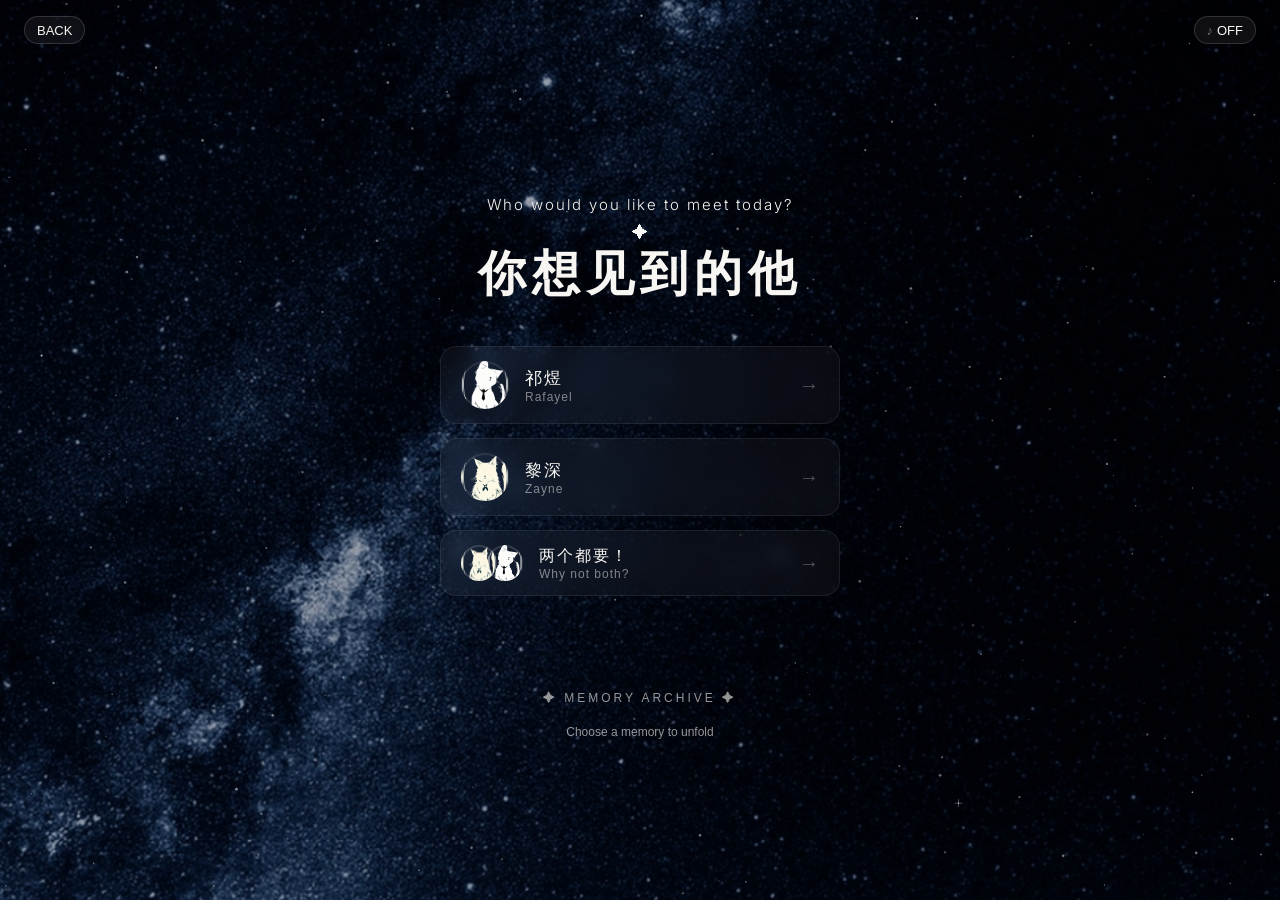
<file: select.html>
<!DOCTYPE html>
<html lang="zh-CN">
<head>
  <meta charset="UTF-8">
  <meta name="viewport" content="width=device-width, initial-scale=1">
  <title>想见的人 · Memory Archive</title>
  <link rel="preconnect" href="https://fonts.googleapis.com">
  <link rel="preconnect" href="https://fonts.gstatic.com" crossorigin>
  <link href="https://fonts.googleapis.com/css2?family=Cormorant+Garamond:wght@400;600;700&family=Inter:wght@300&family=Noto+Serif+SC:wght@300;400&display=swap" rel="stylesheet">
  <link rel="stylesheet" href="style.css">
</head>
<body class="fade-in">

  <canvas id="stars"></canvas>

  <div class="top-bar">
    <button class="back-btn" onclick="goTo('index.html')">BACK</button>
    <button class="music-btn" id="musicBtn" onclick="toggleMusic()">
      <span class="icon">♪</span>
      <span class="label">ON</span>
    </button>
  </div>

  <audio id="bgm"></audio>
  <script>window._pageTracks = ["深空序曲","恋与光年","时空引力"];</script>

  <div class="select-scene">
    <div class="scene-prompt">
      <p class="prompt-en fade-layer" style="animation-delay: 0.2s">Who would you like to meet today?</p>
      <div class="prompt-deco fade-layer" style="animation-delay: 0.35s">
        <span class="prompt-deco-line"></span>
        <span class="prompt-deco-chr">✦</span>
        <span class="prompt-deco-line"></span>
      </div>
      <h1 class="prompt-cn fade-layer" style="animation-delay: 0.5s">你想见到的他</h1>
    </div>

    <div class="scene-choices fade-layer" style="animation-delay: 0.9s">
      <button class="choice-card" onclick="goTo('cafe.html?char=qiyu')" data-char="qiyu">
        <div class="choice-avatar qiyu-avatar"></div>
        <div class="choice-info">
          <span class="choice-name">祁煜</span>
          <span class="choice-en">Rafayel</span>
        </div>
        <span class="choice-arrow">→</span>
      </button>

      <button class="choice-card" onclick="goTo('cafe.html?char=lishen')" data-char="lishen">
        <div class="choice-avatar lishen-avatar"></div>
        <div class="choice-info">
          <span class="choice-name">黎深</span>
          <span class="choice-en">Zayne</span>
        </div>
        <span class="choice-arrow">→</span>
      </button>

      <button class="choice-card both-card" onclick="goTo('cafe.html?char=both')">
        <div class="choice-avatars-group">
          <div class="choice-avatar small-avatar qiyu-avatar"></div>
          <div class="choice-avatar small-avatar lishen-avatar"></div>
        </div>
        <div class="choice-info">
          <span class="choice-name">两个都要！</span>
          <span class="choice-en">Why not both?</span>
        </div>
        <span class="choice-arrow">→</span>
      </button>
    </div>

    <footer class="page-footer" style="animation-delay: 1.3s">
      <p class="brand">✦ MEMORY ARCHIVE ✦</p>
      <p class="select-footer-tagline">Choose a memory to unfold</p>
    </footer>
  </div>

  <script src="script.js"></script>
</body>
</html>
</file>
<file: style.css>
:root {
  --bg-dark: #080b14;
  --bg-mid: #1a1f33;
  --text: #F8F6F2;
  --gold: #b8a88a;
  --accent: #6b7fa8;
  --accent-soft: rgba(107, 127, 168, 0.2);
}

* {
  box-sizing: border-box;
  -webkit-tap-highlight-color: transparent;
  outline: none;
}

body {
  margin: 0;
  min-height: 100vh;
  font-family: "PingFang SC", "Microsoft YaHei", Arial, sans-serif;
  color: var(--text);
  background: radial-gradient(circle at top, var(--bg-mid), var(--bg-dark));
  overflow-x: hidden;
  transition: opacity 0.4s ease;
}

body.fade-out { opacity: 0; }
.fade-in { animation: fadeIn 0.6s ease; }
html, body { overflow: hidden; height: 100%; }
/* memory 页电脑端卡片太高需要滚动 */
/* memory 页电脑端：html 和 body 都要开滚 */
html:has(body[data-character]) { overflow-x: hidden; overflow-y: auto; height: auto; }
body[data-character] { overflow-x: hidden; overflow-y: auto; height: auto; }

@keyframes fadeIn {
  from { opacity: 0; }
  to { opacity: 1; }
}

#stars {
  position: fixed;
  top: 0; left: 0;
  width: 100%; height: 100%;
  z-index: -1;
}

.cosmic-bg {
  position: fixed;
  inset: 0;
  z-index: -2;
  background-image: url('assets/milkyway.jpg');
  background-size: cover;
  background-position: center;
  background-repeat: no-repeat;
  background-color: #080b14;
  filter: brightness(0.7) saturate(1.05);
  animation: galaxyDrift 30s ease-in-out infinite alternate;
}

@media (max-width: 600px) {
  .cosmic-bg {
    background-size: cover;
  }
}

@keyframes galaxyDrift {
  0% { transform: scale(1) translate(0, 0); }
  100% { transform: scale(1.08) translate(-2%, -1.5%); }
}

.en {
  font-size: 0.8em;
  opacity: 0.65;
  letter-spacing: 1px;
}

/* ---------- 入口页离场动画 ---------- */

/* exit-fade：transition 在 JS 里动态加，避免页面首次渲染时触发过渡 */
.exit-fade {
  transition: opacity 1.4s ease !important;
  opacity: 0 !important;
}

.enter-btn {
  transition: transform 0.18s cubic-bezier(0.34, 1.56, 0.64, 1),
              opacity 0.9s ease;
}

.enter-btn.press {
  transform: scale(1.08) !important;
}

.enter-btn.exit-shrink {
  transform: scale(0.7) !important;
  opacity: 0 !important;
  transition: transform 1s cubic-bezier(0.4, 0, 0.2, 1),
              opacity 0.9s ease !important;
}

.cosmic-bg.zoom {
  animation: none !important;
  filter: brightness(0.25) saturate(1.05) !important;
  transition: filter 1.2s ease !important;
}

/* ---------- 入口页 ---------- */
.fade-layer {
  animation: fadeUp 1.2s ease both;
  opacity: 0;
}

@keyframes fadeUp {
  0% { opacity: 0; transform: translateY(12px); }
  100% { opacity: 1; transform: translateY(0); }
}

.container {
  position: fixed;
  top: 35%; left: 50%;
  transform: translate(-50%, -50%);
  text-align: center;
  width: 90vw;
  max-width: 760px;
}

.btn-wrapper {
  position: fixed;
  top: 58%; left: 50%;
  transform: translate(-50%, -50%);
  text-align: center;
}

/* 桌面端缩小字号来代替 scale */
@media (min-width: 601px) {
  .container .main-title {
    font-size: 72px;
  }
  .container .sub-en {
    font-size: 13px;
  }
  .container .sub-cn {
    font-size: 11px;
  }
  .select-scene {
    padding-top: 60px;
  }
}

.main-title {
  font-family: "Cormorant Garamond", "Times New Roman", serif;
  font-size: 92px;
  font-weight: 600;
  letter-spacing: 7px;
  line-height: 0.95;
  color: #F8F6F2;
  margin-bottom: 16px;
}

.title-divider {
  display: flex;
  align-items: center;
  justify-content: center;
  gap: 8px;
  margin-top: 20px;
  margin-bottom: 0;
  opacity: 0;
  animation: fadeToLine 1.2s ease 0.6s forwards;
}

.divider-bracket {
  font-family: "Cormorant Garamond", serif;
  font-size: 22px;
  font-weight: 300;
  line-height: 1;
  color: #F8F6F2;
  position: relative;
  top: -1px;
}

.divider-line {
  display: inline-block;
  width: 60px;
  height: 1px;
  background: linear-gradient(90deg, transparent, #F8F6F2, transparent);
}

.divider-dot {
  font-size: 7px;
  color: #F8F6F2;
  line-height: 1;
}

@keyframes fadeToLine {
  from { opacity: 0; }
  to   { opacity: 0.5; }
}

@keyframes fadeToSub {
  from { opacity: 0; }
  to   { opacity: 0.5; }
}

.sub {
  position: fixed;
  bottom: 36px;
  left: 50%;
  transform: translateX(-50%);
  text-align: center;
  margin: 0;
  line-height: 1.6;
  opacity: 0;
  animation: fadeToSub 1.2s ease 1.2s forwards;
  pointer-events: none;
}

.sub-en {
  display: block;
  font-family: "Inter", "Source Sans 3", sans-serif;
  font-size: 11px;
  font-weight: 300;
  letter-spacing: 1.5px;
  margin-bottom: 4px;
}

.sub-cn {
  display: block;
  font-family: "Noto Serif SC", "Source Han Serif", serif;
  font-size: 10px;
  font-weight: 300;
  letter-spacing: 1px;
}

.enter-btn {
  padding: 7px 36px;
  margin-top: 24px;
  border: 1px solid rgba(255, 255, 255, 0.28);
  border-radius: 40px;
  background: rgba(20, 24, 40, 0.55);
  color: var(--text);
  font-size: 15px;
  cursor: pointer;
  backdrop-filter: blur(16px);
  -webkit-backdrop-filter: blur(16px);
  transition: all 0.4s ease;
  line-height: 1.4;
  letter-spacing: 2px;
  -webkit-tap-highlight-color: transparent;
  outline: none;
}

.enter-btn:hover {
  background: rgba(40, 44, 64, 0.6);
  border-color: rgba(255, 255, 255, 0.5);
  box-shadow: 0 0 24px rgba(255, 255, 255, 0.25), 0 0 8px rgba(255, 255, 255, 0.15);
  transform: scale(1.03);
}

.enter-btn:active {
  transform: scale(0.97);
}

.enter-btn.small {
  padding: 8px 24px;
  font-size: 13px;
}

.btn-en {
  display: block;
  font-family: "Inter", sans-serif;
  font-size: 15px;
  font-weight: 300;
  letter-spacing: 1px;
}

.btn-cn {
  display: block;
  font-family: "Noto Serif SC", "Source Han Serif", serif;
  font-size: 11px;
  font-weight: 300;
  opacity: 0.7;
  letter-spacing: 1px;
  margin-top: 0;
}

/* ---------- 顶部栏 ---------- */
.top-bar {
  position: fixed;
  top: 0; left: 0; right: 0;
  display: flex;
  justify-content: space-between;
  padding: 16px 24px;
  z-index: 10;
}

.top-bar-meta {
  display: flex;
  align-items: center;
  gap: 10px;
}

.back-btn, .music-btn {
  background: rgba(255, 255, 255, 0.06);
  border: 1px solid rgba(255, 255, 255, 0.15);
  color: var(--text);
  border-radius: 16px;
  padding: 0 12px;
  height: 28px;
  cursor: pointer;
  display: flex;
  align-items: center;
  gap: 4px;
  backdrop-filter: blur(6px);
  font-size: 13px;
}

.music-btn.off .icon { opacity: 0.4; }


/* 记忆页 — 按钮玻璃材质 */
body[data-character] .back-btn,
body[data-character] .music-btn,
body[data-character] .fullscreen-btn {
  background: rgba(25,35,65,.45);
  border: 1px solid rgba(255,255,255,.18);
  backdrop-filter: blur(18px);
  -webkit-backdrop-filter: blur(18px);
  color: rgba(248,246,242,.85);
}
body[data-character] .back-btn:hover,
body[data-character] .music-btn:hover,
body[data-character] .fullscreen-btn:hover {
  background: rgba(30,42,72,.55);
  border-color: rgba(255,255,255,.28);
  box-shadow: 0 0 24px rgba(180,190,255,.22);
}

/* 记忆页 — 全屏按钮圆润风格 */
body[data-character] .fullscreen-btn {
  width: 30px; height: 30px;
  padding: 0;
  border-radius: 50%;
  justify-content: center;
  font-size: 14px;
}
/* 全局全屏按钮（非记忆页） */
.fullscreen-btn {
  height: 28px;
  padding: 0 10px;
  display: inline-flex;
  align-items: center;
  gap: 4px;
  background: rgba(255,255,255,0.08);
  border: 1px solid rgba(255,255,255,0.15);
  border-radius: 4px;
  color: rgba(255,255,255,0.9);
  font-family: 'Inter', sans-serif;
  font-size: 11px;
  font-weight: 400;
  letter-spacing: 0.5px;
  cursor: pointer;
  transition: all 0.2s ease;
}

.fullscreen-btn:hover {
  background: rgba(255,255,255,0.12);
  border-color: rgba(255,255,255,0.25);
}

.fullscreen-btn .icon {
  font-size: 13px;
  line-height: 1;
}

/* 图标按钮不继承 wrapper 的 touch-action:none，确保手机端能合成 click */
.action-icons {
  touch-action: auto;
}

/* ---------- 角色选择页 ---------- */
.scaled-page {
  transform: scale(0.78);
  transform-origin: top center;
  height: 100%;
  display: flex;
  flex-direction: column;
  align-items: center;
  justify-content: flex-start;
  padding-top: 60px;
  position: relative; z-index: 3;
}

.select-header {
  text-align: center;
  margin-top: 100px;
}

.select-header h1 {
  font-size: 28px;
  letter-spacing: 4px;
}

.char-select {
  display: flex;
  flex-wrap: wrap;
  justify-content: center;
  gap: 40px;
  margin: 50px auto;
  padding: 0 20px;
}

.char-card {
  width: 280px;
  background: rgba(255, 255, 255, 0.05);
  border: 1px solid var(--accent-soft);
  border-radius: 24px;
  padding: 24px;
  text-align: center;
  backdrop-filter: blur(10px);
  transition: transform 0.3s ease, box-shadow 0.3s ease;
}

.char-card:hover {
  transform: translateY(-8px);
  box-shadow: 0 20px 40px rgba(0, 0, 0, 0.4);
}

.portrait {
  width: 100%;
  aspect-ratio: 3 / 4;
  border-radius: 16px;
  margin-bottom: 16px;
  background-size: cover;
  background-position: center;
}

.qiyu-portrait { background-image: url('assets/鱼2.png'); }
.lishen-portrait { background-image: url('assets/黎2.png'); }

.char-card h2 {
  margin: 8px 0;
  font-size: 22px;
}

.quote {
  font-size: 13px;
  opacity: 0.75;
  line-height: 1.6;
  min-height: 40px;
  margin-bottom: 16px;
}

.page-footer {
  text-align: center;
  opacity: 0.6;
  font-size: 12px;
  margin: 40px 0 24px;
  line-height: 1.8;
}

.brand {
  letter-spacing: 3px;
  margin-bottom: 6px;
}

/* ---------- 回忆碎片页 ---------- */
.memory-header {
  text-align: center;
  margin-top: 110px;
  padding: 0 20px;
}

.memory-header h1 {
  font-size: 30px;
  letter-spacing: 2px;
}

.memory-header .quote {
  max-width: 500px;
  margin: 12px auto 0;
}

/* ================================================================
   MEMORY 页 · 玻璃收藏档案卡
   Premium Glass Art Card — 未来星空记忆档案馆
   ================================================================ */

/* ---- 卡片容器 ---- */
.memory-card {
  display: flex;
  justify-content: center;
  margin: 50px auto 0;
  padding: 0 16px;
  position: relative;
}

/* ---- 玻璃主体 ---- */
.card-glass {
  /* 自适应宽度：桌面 440px，手机缩小到屏幕-32px */
  --card-w: min(440px, calc(100vw - 32px));
  --card-h: calc(var(--card-w) * 1.61);
  --r: min(36px, calc((100vw - 32px) * 0.082));
  --accent-1: #8D87FF;
  --accent-2: #AFA8FF;
  --accent-3: #BACBFF;

  position: relative;
  width: var(--card-w);
  height: var(--card-h);
  border-radius: var(--r) 0 var(--r) 0;

  /* 玻璃核心 */
  background:
    /* 顶部高光 — 玻璃反光 */
    linear-gradient(180deg, rgba(255,255,255,.30) 0%, rgba(255,255,255,0) 15%),
    radial-gradient(ellipse at 30% 20%, rgba(175,168,255,.06) 0%, transparent 55%),
    radial-gradient(ellipse at 70% 80%, rgba(143,135,255,.04) 0%, transparent 50%),
    rgba(20, 24, 45, .32);

  /* 多层边框 — 真实玻璃感 */
  /* ① 内层白描边 */
  border: 1px solid rgba(255,255,255,.35);

  box-shadow:
    /* ② 内发光 — 沿边框内侧柔光 */
    inset 0 0 0 1px rgba(255,255,255,.06),
    /* ③ 外一：蓝紫光环 */
    0 0 0 2px rgba(150,180,255,.18),
    /* ④ 外二：柔白光圈 */
    0 0 0 3px rgba(255,255,255,.06),
    /* ⑤ 蓝紫外发光 */
    0 0 40px rgba(150,170,255,.14),
    0 0 80px rgba(175,168,255,.08),
    /* ⑥ 底部投影 */
    0 20px 60px rgba(10,8,30,.35);

  transition: transform .45s ease-out, box-shadow .45s ease-out, border-color .45s ease-out;
  animation: cardDrift 10s ease-in-out infinite;
}
@keyframes cardDrift {
  0%, 100% { transform: translateY(0); }
  50% { transform: translateY(-6px); }
}

/* ---- 渐变发光边框层（伪元素作为第二层边框） ---- */
.card-glass::before {
  content: '';
  position: absolute;
  inset: -2px;
  border-radius: calc(var(--r) + 2px) 0 calc(var(--r) + 2px) 0;
  background: linear-gradient(160deg,
    rgba(255,255,255,.18) 0%,
    rgba(159,185,255,.08) 25%,
    rgba(201,168,255,.06) 50%,
    rgba(186,203,255,.04) 75%,
    rgba(255,255,255,.10) 100%
  );
  z-index: -1;
  pointer-events: none;
}

/* ---- 星云背景 ---- */
.card-nebula {
  position: absolute;
  inset: 0;
  z-index: 0;
  pointer-events: none;
  border-radius: inherit;
  overflow: hidden;
  background:
    /* 主星云 */
    radial-gradient(ellipse at 35% 30%, rgba(175,168,255,.12) 0%, transparent 50%),
    radial-gradient(ellipse at 65% 55%, rgba(143,135,255,.08) 0%, transparent 45%),
    radial-gradient(ellipse at 50% 80%, rgba(186,203,255,.06) 0%, transparent 40%),
    /* 柔焦光晕 */
    radial-gradient(circle at 20% 15%, rgba(255,255,255,.04) 0%, transparent 30%),
    radial-gradient(circle at 80% 70%, rgba(207,174,255,.05) 0%, transparent 35%),
  opacity: .85;
}

/* ---- 边缘星尘 ---- */
.card-stardust {
  position: absolute;
  inset: 0;
  z-index: 9;
  pointer-events: none;
}
.card-stardust::before,
.card-stardust::after {
  content: '';
  position: absolute;
  border-radius: 50%;
  animation: dustTwinkle 4s ease-in-out infinite;
}
.card-stardust::before {
  /* 散布在卡片上半 + 右边 */
  top: 10px; right: 18px;
  width: 2px; height: 2px;
  background: rgba(255,255,255,.38);
  box-shadow:
    -40px 2px 0 0 rgba(255,255,255,.22),
    -100px -4px 0 1px rgba(255,255,255,.16),
    -200px 0 0 -1px rgba(255,255,255,.10),
    -280px 6px 0 0 rgba(255,255,255,.08),
    0 60px 0 0 rgba(255,255,255,.20),
    -80px 80px 0 -1px rgba(255,255,255,.12),
    -180px 90px 0 0 rgba(255,255,255,.08);
}
.card-stardust::after {
  /* 散布在卡片下半 + 左边 */
  bottom: 20px; left: 16px;
  width: 2px; height: 2px;
  background: rgba(255,255,255,.28);
  animation-delay: 1.5s;
  box-shadow:
    0 -40px 0 0 rgba(255,255,255,.16),
    -4px -90px 0 -1px rgba(255,255,255,.10),
    0 -140px 0 0 rgba(255,255,255,.08),
    380px -10px 0 0 rgba(255,255,255,.18),
    360px -80px 0 -1px rgba(255,255,255,.10),
    390px -130px 0 0 rgba(255,255,255,.06);
}

@keyframes dustTwinkle {
  0%, 100% { opacity: .45; }
  50% { opacity: 1; }
}

/* 亮芒 — 更闪的碎粒，分布在上/下/右边缘 */
.card-spark {
  position: absolute;
  inset: 0;
  z-index: 10;
  pointer-events: none;
}
.card-spark::before,
.card-spark::after {
  content: '';
  position: absolute;
  border-radius: 50%;
  animation: sparkFlicker 2.8s ease-in-out infinite;
}
.card-spark::before {
  top: 4%; right: 6%;
  width: 3px; height: 3px;
  background: rgba(255,255,255,.65);
  box-shadow:
    -120px 4px 0 0 rgba(255,255,255,.55),
    0 55px 0 0 rgba(255,255,255,.50),
    -200px 70px 0 -1px rgba(255,255,255,.42);
}
.card-spark::after {
  bottom: 6%; left: 12%;
  width: 3px; height: 3px;
  background: rgba(255,255,255,.50);
  animation-delay: 1.1s;
  box-shadow:
    -4px -70px 0 0 rgba(255,255,255,.48),
    380px -20px 0 0 rgba(255,255,255,.44),
    370px -100px 0 0 rgba(255,255,255,.38);
}

@keyframes sparkFlicker {
  0%, 100% { opacity: .5; }
  30%  { opacity: 1; }
  60%  { opacity: .55; }
  85%  { opacity: .9; }
}

/* ---- 四角星芒 ---- */
.card-star {
  position: absolute;
  width: clamp(11px, calc(var(--card-w) * 0.038), 16px);
  height: clamp(11px, calc(var(--card-w) * 0.038), 16px);
  z-index: 8;
  pointer-events: none;
  animation: starPulse 3s ease-in-out infinite;
}
.card-star.tl {
  top: clamp(12px, calc(var(--card-w) * 0.04), 18px);
  left: clamp(14px, calc(var(--card-w) * 0.045), 20px);
  filter: drop-shadow(0 0 3px rgba(255,255,255,.85));
}
/* 星星旁的晶屑碎片 — 向右下排开 */
.card-star-dot {
  position: absolute !important;
  pointer-events: none;
  z-index: 18;
  animation: sparkFlicker 2.4s ease-in-out infinite;
}
.card-star-dot.d1 {
  top: clamp(20px, calc(var(--card-w) * 0.062), 28px);
  left: clamp(28px, calc(var(--card-w) * 0.078), 36px);
  width: 4px; height: 4px;
  clip-path: polygon(50% 0%, 100% 30%, 80% 100%, 20% 80%);
  background: rgba(255,255,255,.95);
  box-shadow: 0 0 3px rgba(255,255,255,.65), 0 0 7px rgba(175,168,255,.50);
  animation-delay: 0s;
}
.card-star-dot.d2 {
  top: clamp(30px, calc(var(--card-w) * 0.088), 38px);
  left: clamp(38px, calc(var(--card-w) * 0.105), 48px);
  width: 3px; height: 3.5px;
  clip-path: polygon(50% 0%, 0% 100%, 100% 100%);
  background: rgba(255,255,255,.90);
  box-shadow: 0 0 3px rgba(255,255,255,.60);
  animation-delay: .7s;
}
.card-star-dot.d3 {
  top: clamp(26px, calc(var(--card-w) * 0.076), 34px);
  left: clamp(46px, calc(var(--card-w) * 0.128), 56px);
  width: 2.5px; height: 2.5px;
  clip-path: polygon(50% 0%, 100% 50%, 50% 100%, 0% 50%);
  background: rgba(255,255,255,.85);
  box-shadow: 0 0 2px rgba(255,255,255,.55), 0 0 5px rgba(175,168,255,.45);
  animation-delay: 1.4s;
}

@keyframes starPulse {
  0%, 100% { opacity: .7; transform: scale(1); }
  50% { opacity: 1; transform: scale(1.12); }
}


/* ---- 人物立绘 ---- */
.card-portrait {
  position: absolute;
  inset: 0;
  z-index: 2;
  border-radius: inherit;
  overflow: hidden;
}
/* 立绘底部渐暗 — 让白色文字在白大褂上也能看清 */
.card-portrait::after {
  content: '';
  position: absolute;
  inset: 0;
  z-index: 3;
  pointer-events: none;
  background: linear-gradient(180deg, transparent 50%, rgba(8,10,28,.28) 100%);
  opacity: .85;
}

.card-portrait img {
  width: 100%;
  height: 100%;
  object-fit: cover;
  object-position: center top;
  display: block;
}

/* 柔光 Bloom — 人物边缘融入背景 */
.card-portrait-bloom {
  position: absolute;
  inset: 0;
  z-index: 1;
  pointer-events: none;
  background:
    radial-gradient(ellipse at 50% 30%, rgba(175,168,255,.08) 0%, transparent 60%),
    radial-gradient(ellipse at 50% 50%, rgba(143,135,255,.05) 0%, transparent 70%);
}

/* 神圣逆光 — 人物背后 */
.card-backlight {
  position: absolute;
  top: 5%; left: 15%; right: 15%; bottom: 30%;
  z-index: 0;
  pointer-events: none;
  background: radial-gradient(ellipse at center,
    rgba(186,203,255,.10) 0%,
    rgba(175,168,255,.04) 40%,
    transparent 70%);
}

/* ---- 文字叠加层 ---- */
/* ---- 卡片底部装饰线 ---- */
.card-divider {
  position: absolute;
  left: 8px;
  right: 40px;
  bottom: 18px;
  height: 1px;
  display: flex;
  align-items: center;
  gap: 0px;
  z-index: 7;
  pointer-events: none;
}

.card-divider-line {
  display: block;
  flex: 1;
  height: .5px;
  background: rgba(190,185,235,.45);
  box-shadow: 0 0 2px rgba(190,180,230,.25);
  clip-path: polygon(0% 100%, 3% 50%, 0% 0%, 100% 0%, 97% 50%, 100% 100%);
}
.memory-card[data-char="lishen"] .card-divider-line {
  background: rgba(200,215,240,.50);
  box-shadow: 0 0 2px rgba(180,200,230,.25);
}

.card-divider-star-wrap {
  position: relative;
  width: 7px;
  height: 7px;
  flex-shrink: 0;
  display: inline-block;
}

/* 小星本体 */
.card-divider-star {
  position: absolute;
  inset: 0;
  background: #fff;
  clip-path: polygon(
    50% 0%, 62% 38%, 100% 50%, 62% 62%, 50% 100%, 38% 62%, 0% 50%, 38% 38%
  );
  z-index: 1;
}

/* 单层圆形光斑 — 浮在星星后面 */
.card-divider-star-glow {
  position: absolute;
  left: 50%; top: 50%;
  transform: translate(-50%, -50%);
  width: 14px; height: 14px;
  border-radius: 50%;
  z-index: 0;
  /* 祁煜淡紫 — 和星云 rgba(207,174,255) 同色系 */
  background: radial-gradient(circle,
    rgba(255,240,250,.55) 0%,
    rgba(207,174,255,.15) 50%,
    rgba(201,168,255,0) 80%,
    transparent 100%);
}

/* 黎深冰蓝 — 和星云 rgba(160,180,200) 同色系 */
.memory-card[data-char="lishen"] .card-divider-star-glow {
  background: radial-gradient(circle,
    rgba(235,245,255,.50) 0%,
    rgba(160,180,200,.12) 50%,
    rgba(150,170,195,0) 80%,
    transparent 100%);
}


.card-text-overlay {
  position: absolute;
  left: 34px;
  bottom: 64px;
  width: 320px;
  z-index: 30;
  display: flex;
  flex-direction: column;
  align-items: flex-start;
  gap: 0;
}

.card-name-cn {
  font-family: "Noto Serif SC", "Source Han Serif SC", "SimSun", serif;
  font-size: 58px;
  font-weight: 560;
  letter-spacing: 1px;
  color: rgba(255,255,255,.85);
  margin: 0;
  line-height: 1;
  text-align: left;
}
.memory-card[data-char="qiyu"] .card-name-cn {
  text-shadow:
    0 1px 3px rgba(0,0,0,.08),
    0 0 6px rgba(255,230,238,.90),
    0 0 20px rgba(245,200,215,.65),
    0 0 45px rgba(235,170,190,.35);
}
.memory-card[data-char="lishen"] .card-name-cn {
  text-shadow:
    0 1px 3px rgba(0,0,0,.10),
    0 0 6px rgba(230,245,255,.90),
    0 0 20px rgba(200,225,250,.65),
    0 0 45px rgba(180,210,245,.35);
}
.memory-card[data-char="lishen"] .card-name-cn,
.memory-card[data-char="lishen"] .card-name-en,
.memory-card[data-char="lishen"] .card-quote {
  color: #E8F4FD;
}
.memory-card[data-char="qiyu"] .card-name-cn,
.memory-card[data-char="qiyu"] .card-name-en,
.memory-card[data-char="qiyu"] .card-quote {
  color: #FFF0F3;
}
/* 祁煜碎片星星也换蔷薇色 */
body[data-character="qiyu"] .fragment .icon {
  color: #D4729A;
}
body[data-character="qiyu"] .modal-title {
  color: #E8A8C0;
}

.card-name-en {
  font-family: "Cormorant Garamond", "Cinzel", "Playfair Display", serif;
  font-size: 22px;
  font-weight: 400;
  letter-spacing: 1.5px;
  color: rgba(255,255,255,.78);
  margin: 12px 0 0 0;
  line-height: 1;
  text-align: left;
  text-transform: none;
}
.memory-card[data-char="qiyu"] .card-name-en {
  text-shadow:
    0 1px 2px rgba(0,0,0,.06),
    0 0 4px rgba(255,235,240,.70),
    0 0 16px rgba(245,205,218,.45);
}
.memory-card[data-char="lishen"] .card-name-en {
  text-shadow:
    0 1px 2px rgba(0,0,0,.08),
    0 0 4px rgba(230,245,255,.70),
    0 0 16px rgba(200,225,250,.45);
}

.card-quote {
  font-family: "Noto Serif SC", "PingFang SC", serif;
  font-size: 20px;
  font-weight: 400;
  letter-spacing: 0.8px;
  color: rgba(255,255,255,.72);
  line-height: 1.9;
  text-align: center;
  width: 300px;
  max-width: 300px;
  margin: 42px 0 0 0;
}



/* ---- 粒子（pseudo-elements） ---- */
.card-glass::after {
  content: '';
  position: absolute;
  z-index: 4;
  pointer-events: none;
  width: 4px; height: 4px;
  border-radius: 50%;
  background: rgba(255,255,255,.35);
  top: 22%; left: 78%;
  animation: cardParticle1 7s ease-in-out infinite;
  box-shadow:
    -40px 60px 0 rgba(186,203,255,.25),
    30px 100px 0 rgba(175,168,255,.18),
    -20px 180px 0 rgba(255,255,255,.15),
    50px 40px 0 rgba(207,174,255,.18),
    -55px 140px 0 rgba(186,203,255,.14),
    15px 220px 0 rgba(255,255,255,.12);
}

@keyframes cardParticle1 {
  0%, 100% { transform: translate(0,0); opacity: .5; }
  33%  { transform: translate(-10px,-18px); opacity: .8; }
  66%  { transform: translate(8px,-30px); opacity: .3; }
}

/* ---- Hover 动画 ---- */
.card-glass:hover {
  transform: translateY(-8px) scale(1.02);
  animation-play-state: paused;
  border-color: rgba(255,255,255,.45);
  box-shadow:
    /* 保持多层边框结构 */
    inset 0 0 0 1px rgba(255,255,255,.10),
    0 0 0 2px rgba(150,180,255,.25),
    0 0 0 3px rgba(255,255,255,.10),
    /* hover 加强发光 */
    0 0 60px rgba(143,135,255,.22),
    0 0 120px rgba(175,168,255,.14),
    0 30px 80px rgba(10,8,30,.40);
}

.card-glass:hover .card-portrait img {
  filter: brightness(1.05);
}
.card-glass:hover .card-star { animation-duration: 1.5s; }

/* ====== 祁煜 · 紫色调 ====== */
.memory-card[data-char="qiyu"] .card-glass {
  --accent-1: #CFAEFF;
  --accent-2: #C9A8FF;
  --accent-3: #DCE7FF;
}

.memory-card[data-char="qiyu"] .card-nebula {
  background:
    radial-gradient(ellipse at 40% 25%, rgba(207,174,255,.14) 0%, transparent 50%),
    radial-gradient(ellipse at 60% 60%, rgba(201,168,255,.08) 0%, transparent 45%),
    radial-gradient(ellipse at 45% 75%, rgba(220,231,255,.06) 0%, transparent 40%),
    radial-gradient(circle at 25% 20%, rgba(255,255,255,.05) 0%, transparent 30%),
    radial-gradient(circle at 75% 65%, rgba(220,200,255,.05) 0%, transparent 35%),
}

.memory-card[data-char="qiyu"] .card-portrait-bloom {
  background:
    radial-gradient(ellipse at 50% 30%, rgba(207,174,255,.10) 0%, transparent 60%),
    radial-gradient(ellipse at 50% 55%, rgba(201,168,255,.06) 0%, transparent 70%);
}

/* ====== 黎深 · 蓝银色调 ====== */
.memory-card[data-char="lishen"] .card-glass {
  --accent-1: #BACBFF;
  --accent-2: #AFA8FF;
  --accent-3: #DCE7FF;
}

.memory-card[data-char="lishen"] .card-nebula {
  background:
    radial-gradient(ellipse at 35% 25%, rgba(160,180,200,.10) 0%, transparent 50%),
    radial-gradient(ellipse at 65% 55%, rgba(150,160,190,.06) 0%, transparent 45%),
    radial-gradient(ellipse at 50% 80%, rgba(180,200,215,.04) 0%, transparent 40%),
    radial-gradient(circle at 20% 18%, rgba(255,255,255,.03) 0%, transparent 30%),
    radial-gradient(circle at 80% 70%, rgba(160,180,200,.04) 0%, transparent 35%),
}

.memory-card[data-char="lishen"] .card-portrait-bloom {
  background:
    radial-gradient(ellipse at 50% 30%, rgba(160,180,200,.08) 0%, transparent 60%),
    radial-gradient(ellipse at 50% 55%, rgba(150,170,195,.04) 0%, transparent 70%);
}

.fragment-grid {
  display: grid;
  grid-template-columns: repeat(auto-fit, minmax(90px, 1fr));
  gap: 14px;
  max-width: 660px;
  margin: 10px auto 0;
  padding: 0 24px;
}

.fragment {
  background: linear-gradient(180deg, rgba(85,92,148,.55) 0%, rgba(50,56,100,.42) 30%, rgba(28,34,60,.50) 100%);
  border: 1px solid rgba(255,255,255,.18);
  border-radius: 16px;
  padding: 18px 6px;
  text-align: center;
  cursor: pointer;
  backdrop-filter: blur(2px);
  -webkit-backdrop-filter: blur(2px);
  box-shadow:
    inset 0 1px 0 rgba(255,255,255,.18),
    0 0 0 1px rgba(255,255,255,.04),
    0 8px 20px rgba(0,0,0,.28);
  transition: transform 0.3s ease, box-shadow 0.3s ease, background 0.3s ease, border-color 0.3s ease;
}

.fragment:hover {
  transform: translateY(-3px);
  border-color: rgba(255,255,255,.28);
  box-shadow:
    inset 0 1px 0 rgba(255,255,255,.25),
    0 0 0 1px rgba(255,255,255,.08),
    0 12px 28px rgba(0,0,0,.35);
}
.fragment:active {
  transform: translateY(-1px);
  background: linear-gradient(180deg, rgba(65,75,118,.45), rgba(38,46,76,.60));
  border-color: rgba(255,255,255,.22);
}

.fragment .icon {
  font-size: 26px;
  color: #C8D4FF;
  filter: drop-shadow(0 0 6px rgba(180,200,255,.40));
  margin-bottom: 10px;
}

.frag-title {
  font-size: 14px;
  color: #E8EBF8;
}

/* ---------- 回忆弹窗 ---------- */
.modal-overlay {
  position: fixed;
  inset: 0;
  background: rgba(5, 5, 16, 0.85);
  display: flex;
  align-items: center;
  justify-content: center;
  opacity: 0;
  pointer-events: none;
  transition: opacity 0.3s ease;
  z-index: 100;
  padding: 20px;
}

.modal-overlay.show {
  opacity: 1;
  pointer-events: auto;
}

.modal-box {
  max-width: 480px;
  width: 100%;
  background: linear-gradient(160deg, rgba(255,255,255,0.08), rgba(255,255,255,0.02));
  border: 1px solid var(--accent-soft);
  border-radius: 20px;
  padding: 36px 28px;
  text-align: center;
  transform: scale(0.9);
  transition: transform 0.3s ease;
}

.modal-overlay.show .modal-box {
  transform: scale(1);
}

.modal-title {
  font-size: 20px;
  margin-bottom: 16px;
  color: var(--accent);
}

.modal-text {
  font-size: 14px;
  line-height: 1.8;
  opacity: 0.85;
  margin-bottom: 20px;
}
/* ---------- 回忆碎片上传药丸 ---------- */
.frag-pills {
  display: flex; flex-wrap: wrap; gap: 6px;
  margin: 0 0 14px; min-height: 0; justify-content: center;
}
.frag-pill {
  display: inline-flex; align-items: center; gap: 5px;
  padding: 5px 10px 5px 12px;
  background: rgba(255,255,255,.025);
  border: 1px solid rgba(255,255,255,.07);
  border-radius: 20px;
  font-size: 11px; color: rgba(210,220,235,.62);
  cursor: pointer; letter-spacing: .5px;
  transition: all .25s cubic-bezier(.34,1.56,.64,1);
  font-family: "PingFang SC","Microsoft YaHei",sans-serif;
}
.frag-pill:hover {
  background: rgba(255,255,255,.05);
  border-color: rgba(255,255,255,.16);
  color: rgba(230,240,252,.88);
  transform: translateY(-1px) scale(1.03);
  box-shadow: 0 2px 10px rgba(0,0,0,.15), 0 0 14px rgba(180,200,235,.05);
}
.frag-pill-del {
  background: none; border: none; color: rgba(255,255,255,.22);
  font-size: 14px; cursor: pointer; padding: 0 2px; line-height: 1;
  transition: color .2s; font-family: inherit;
}
.frag-pill-del:hover { color: rgba(255,135,135,.60); }
.frag-upload-row {
  display: flex; align-items: center; justify-content: center; gap: 8px; margin-bottom: 14px;
}
.frag-upload-btn {
  padding: 6px 14px;
  background: rgba(255,255,255,.012);
  border: 1px dashed rgba(255,255,255,.09);
  border-radius: 16px;
  color: rgba(195,210,225,.38);
  font-size: 11px; cursor: pointer;
  letter-spacing: 1px; transition: all .25s ease;
  font-family: inherit;
}
.frag-upload-btn:hover {
  border-color: rgba(200,215,240,.32);
  color: rgba(210,230,250,.68);
  background: rgba(200,215,240,.025);
}
body[data-character="qiyu"] .frag-upload-btn {
  color: rgba(235,195,215,.42);
  border-color: rgba(235,195,215,.12);
}
body[data-character="qiyu"] .frag-upload-btn:hover {
  border-color: rgba(240,185,210,.40);
  color: rgba(248,210,228,.72);
  background: rgba(245,200,220,.03);
}
.frag-preview { margin-bottom: 10px; }
.frag-preview-inner {
  position: relative; display: flex; flex-direction: column; align-items: center;
  gap: 8px;
}
.frag-preview-media {
  max-width: 100%; max-height: 280px; border-radius: 12px;
  object-fit: contain; box-shadow: 0 0 20px rgba(0,0,0,.35), 0 0 40px rgba(180,200,235,.06);
}
.frag-preview-audio-label {
  font-size: 12px; color: rgba(210,220,235,.55); letter-spacing: 1px;
}
.frag-preview-audio { max-width: 100%; }
.frag-preview-close {
  position: absolute; top: -6px; right: -6px;
  width: 22px; height: 22px; border-radius: 50%;
  background: rgba(20,20,40,.75); border: 1px solid rgba(255,255,255,.10);
  color: rgba(255,255,255,.50); font-size: 13px; cursor: pointer;
  display: flex; align-items: center; justify-content: center;
  transition: all .2s ease; font-family: inherit; line-height: 1;
}
.frag-preview-close:hover {
  background: rgba(40,40,60,.85);
  border-color: rgba(255,255,255,.22);
  color: rgba(255,255,255,.80);
}
/* ---------- 3D 翻转卡片 ---------- */
.flip-card-wrapper {
  perspective: 800px;
  width: 210px;
  aspect-ratio: 3 / 4;
  margin: -60px auto 110px;
  display: flex;
  align-items: center;
  justify-content: center;
}

.flip-card {
  width: 100%;
  height: 100%;
  cursor: pointer;
  animation: catBreathe 2.5s ease-in-out infinite, catFloat 2.5s ease-in-out infinite;
}

@keyframes catBreathe {
  0%, 100% { transform: scale(1); }
  50% { transform: scale(1.03); }
}

@keyframes catFloat {
  0%, 100% { transform: translateY(0); }
  50% { transform: translateY(-4px); }
}

.flip-card-inner {
  position: relative;
  width: 100%;
  height: 100%;
  transition: transform 0.5s cubic-bezier(0.45, 0, 0.4, 1);
  transform-style: preserve-3d;
}

.flip-card.flipping .flip-card-inner {
  transform: rotateY(180deg) scale(1.07) translateY(-8px);
}

.flip-card-face {
  position: absolute;
  inset: 0;
  background-size: contain;
  background-repeat: no-repeat;
  background-position: center;
  backface-visibility: hidden;
  -webkit-backface-visibility: hidden;
}

.flip-front { transform: rotateY(0deg); }
.flip-back { transform: rotateY(180deg); }

/* ---------- 加载页 ---------- */
.loading-page {
  display: flex;
  align-items: center;
  justify-content: center;
  height: 100vh;
}

.loading-container {
  text-align: center;
  transform: scale(0.78);
}

.loading-text {
  font-family: "Noto Serif SC", "Source Han Serif", serif;
  font-size: 15px;
  font-weight: 300;
  letter-spacing: 1px;
  color: #ECE9E2;
  opacity: 0.8;
}

.dots span {
  animation: dotBlink 1.4s infinite;
  opacity: 0;
}
.dots span:nth-child(1) { animation-delay: 0s; }
.dots span:nth-child(2) { animation-delay: 0.2s; }
.dots span:nth-child(3) { animation-delay: 0.4s; }

@keyframes dotBlink {
  0%, 100% { opacity: 0; }
  50% { opacity: 1; }
}

.loading-bar {
  position: relative;
  width: 300px;
  height: 1px;
  margin: 28px auto 0;
  background: linear-gradient(90deg, transparent, rgba(248, 246, 242, 0.18), transparent);
  border: none;
  overflow: hidden;
}

.loading-bar-fill {
  height: 100%;
  width: 0%;
  background: linear-gradient(90deg, transparent, #F6F1E7 60%, rgba(246, 241, 231, 0.7));
}

.loading-dot {
  position: absolute;
  top: 50%;
  left: 0;
  width: 7px;
  height: 7px;
  border-radius: 0;
  background: rgba(246, 241, 231, 0.95);
  box-shadow: 0 0 10px rgba(246, 241, 231, 0.6), 0 0 24px rgba(246, 241, 231, 0.25);
  transform: translate(-50%, -50%) rotate(45deg);
  pointer-events: none;
}

/* ====== 选择页（新） ====== */
.select-scene {
  position: relative;
  width: 100vw;
  height: 100vh;
  display: flex;
  flex-direction: column;
  align-items: center;
  justify-content: center;
  gap: 40px;
}

.scene-prompt {
  text-align: center;
}

.prompt-en {
  font-family: "Inter", "Source Sans 3", sans-serif;
  font-size: 15px;
  font-weight: 300;
  letter-spacing: 2px;
  opacity: 0.6;
  margin-bottom: 10px;
}

.prompt-cn {
  font-family: "Cormorant Garamond", "Times New Roman", serif;
  font-size: 48px;
  font-weight: 600;
  letter-spacing: 6px;
  color: #F8F6F2;
  margin: 0;
}

.scene-choices {
  display: flex;
  flex-direction: column;
  gap: 14px;
  width: 340px;
}

.choice-card {
  display: flex;
  align-items: center;
  gap: 16px;
  padding: 14px 20px;
  background: rgba(255, 255, 255, 0.04);
  border: 1px solid rgba(255, 255, 255, 0.08);
  border-radius: 16px;
  cursor: pointer;
  backdrop-filter: blur(10px);
  -webkit-backdrop-filter: blur(10px);
  transition: all 0.35s ease;
  text-align: left;
  width: 100%;
  color: var(--text);
  font-family: inherit;
}

.choice-card:hover {
  background: rgba(255, 255, 255, 0.08);
  border-color: rgba(107, 127, 168, 0.3);
  transform: translateX(6px);
}

.choice-card:active {
  transform: scale(0.98);
}

.choice-avatar {
  width: 48px;
  height: 48px;
  border-radius: 50%;
  background-size: cover;
  background-position: center;
  flex-shrink: 0;
  border: 2px solid rgba(255,255,255,0.1);
}

.qiyu-avatar {
  background-image: url('assets/鱼1.png');
}

.lishen-avatar {
  background-image: url('assets/黎1.png');
}

.choice-avatars-group {
  display: flex;
  flex-direction: row-reverse;
  flex-shrink: 0;
}

.small-avatar {
  width: 36px;
  height: 36px;
  border: 2px solid rgba(255,255,255,0.15);
}

.small-avatar:last-child {
  margin-right: -10px;
}

.choice-info {
  flex: 1;
  display: flex;
  flex-direction: column;
}

.choice-name {
  font-size: 17px;
  font-weight: 400;
  letter-spacing: 2px;
}

.choice-en {
  font-size: 12px;
  opacity: 0.5;
  letter-spacing: 1px;
}

.choice-arrow {
  font-size: 20px;
  opacity: 0.3;
  transition: opacity 0.3s ease, transform 0.3s ease;
}

.choice-card:hover .choice-arrow {
  opacity: 0.8;
  transform: translateX(4px);
}

.both-card .choice-name {
  font-size: 16px;
}

/* ====== 喵喵屋场景 ====== */
/* Mobile-first：.cafe-scene 锁定竖屏比例（背景图原始尺寸 1900x2550），
   在任何设备上都按此比例渲染，桌面端超出比例的部分用 .cafe-body 背景色做
   左右/上下留白（letterbox），保证热区与角色的百分比坐标在所有设备上
   对应画面里同一个位置。 */

.cafe-body {
  --cafe-topbar-height: 44px;
  --cafe-safe-top: max(env(safe-area-inset-top, 0px), 0px);
  --cafe-safe-bottom: max(env(safe-area-inset-bottom, 0px), 0px);
  overflow: hidden;
  background: #1a1410;
  width: 100vw;
  min-height: 100vh;
  min-height: 100dvh;
}

.cafe-top-bar {
  position: fixed;
  top: 0;
  left: 0;
  right: 0;
  padding: calc(var(--cafe-safe-top) + 8px) 16px 8px;
  height: calc(var(--cafe-topbar-height) + var(--cafe-safe-top));
  display: flex;
  align-items: center;
  justify-content: space-between;
  z-index: 30;
  overflow: hidden;
}

/* 模糊场景延伸层 — 背景图由 JS 同步写入 --topbar-bg */
.cafe-top-bar::before {
  content: '';
  position: absolute;
  inset: -25px;
  background: var(--topbar-bg, url('assets/cafe_alot/background/lobby_dusk.png')) center 35% / cover no-repeat;
  filter: blur(18px);
  transform: scale(1.15);
  opacity: 0.78;
  z-index: -2;
}

/* 柔光叠加层 — 颜色随时段变化，由 JS 写入 --topbar-overlay */
.cafe-top-bar::after {
  content: '';
  position: absolute;
  inset: 0;
  background: var(--topbar-overlay, rgba(255, 248, 235, 0.52));
  box-shadow: 0 1px 0 rgba(255, 255, 255, 0.5) inset;
  z-index: -1;
}

/* 喵喵屋顶栏按钮 — 暖色半透明装饰风，覆盖全局深色按钮样式 */
.cafe-body .back-btn,
.cafe-body .music-btn,
.cafe-body .fullscreen-btn {
  background: rgba(255, 252, 246, 0.45);
  border: 1px solid rgba(170, 140, 100, 0.28);
  color: #7a6350;
  border-radius: 22px;
  height: 32px;
  box-shadow: 0 3px 12px rgba(100, 75, 45, 0.1);
  font-size: 12px;
  letter-spacing: 0.5px;
  backdrop-filter: none;
  -webkit-backdrop-filter: none;
  transition: all 0.2s ease;
}

.cafe-body .back-btn:hover,
.cafe-body .music-btn:hover,
.cafe-body .fullscreen-btn:hover {
  background: rgba(255, 252, 246, 0.68);
  border-color: rgba(170, 140, 100, 0.5);
  box-shadow: 0 4px 16px rgba(100, 75, 45, 0.15);
}

.cafe-body .music-btn.off .icon { opacity: 0.4; }

/* 夜间时段顶栏 — 按钮改回浅色系 */
.cafe-body.topbar-night .back-btn,
.cafe-body.topbar-night .music-btn,
.cafe-body.topbar-night .fullscreen-btn {
  background: rgba(255, 255, 255, 0.08);
  border-color: rgba(255, 255, 255, 0.15);
  color: rgba(248, 246, 242, 0.85);
  box-shadow: none;
}

.cafe-body.topbar-night .back-btn:hover,
.cafe-body.topbar-night .music-btn:hover,
.cafe-body.topbar-night .fullscreen-btn:hover {
  background: rgba(255, 255, 255, 0.14);
  border-color: rgba(255, 255, 255, 0.28);
}

/* 夜间时段 — 时间框也改为浅色系 */
.cafe-body.topbar-night .top-bar-time {
  background: rgba(255, 255, 255, 0.08);
  border-color: rgba(255, 255, 255, 0.15);
  color: rgba(248, 246, 242, 0.85);
}
.cafe-body.topbar-night .top-bar-time strong {
  color: rgba(248, 246, 242, 0.9);
}

.top-bar-time {
  min-width: 80px;
  padding: 0 14px;
  height: 36px;
  border-radius: 20px;
  border: 1px solid rgba(160, 130, 95, 0.22);
  background: rgba(255, 252, 245, 0.4);
  color: #836d5a;
  font-family: "Inter", sans-serif;
  display: inline-flex;
  flex-direction: column;
  align-items: center;
  justify-content: center;
  gap: 1px;
  box-shadow: 0 3px 10px rgba(110, 85, 55, 0.08);
  /* 绝对居中：钉在 safe-area 下方内容区中点，全屏后不漂移 */
  position: absolute;
  left: 50%;
  top: calc(var(--cafe-safe-top) + var(--cafe-topbar-height) / 2);
  transform: translate(-50%, -50%);
  z-index: 1;
  line-height: 1;
}

.top-bar-time strong {
  display: block;
  font-size: 13px;
  font-weight: 600;
  letter-spacing: 1px;
  color: #7a6350;
}


/* ---- 歌单弹出 ---- */
.playlist-overlay {
  display: none;
  position: fixed;
  inset: 0;
  z-index: 200;
  background: rgba(5,5,16,.70);
  backdrop-filter: blur(4px);
  -webkit-backdrop-filter: blur(4px);
  justify-content: center;
  align-items: flex-end;
}
.playlist-overlay.open { display: flex; }

.playlist-panel {
  width: min(420px, 100vw);
  max-height: 65vh;
  background:
    linear-gradient(180deg, rgba(170,180,255,.10), transparent 25%),
    rgba(22,26,48,.68);
  backdrop-filter: blur(28px);
  -webkit-backdrop-filter: blur(28px);
  border-radius: 24px 24px 0 0;
  border: 1px solid rgba(255,255,255,.12);
  border-bottom: none;
  box-shadow: 0 20px 60px rgba(80,60,40,.08);
  display: flex;
  flex-direction: column;
  overflow: hidden;
  position: relative;
  animation: slideUp .3s ease-out;
}
@keyframes slideUp {
  from { transform: translateY(100%); }
  to { transform: translateY(0); }
}

.playlist-header {
  display: flex; align-items: center; justify-content: center;
  padding: 18px 20px 10px;
  gap: 8px;
  position: relative;
  flex-shrink: 0;
}
.playlist-hd-line {
  display: block;
  width: 120px; height: 1px;
  background: linear-gradient(to right, transparent, rgba(175,168,255,.30), transparent);
}
.cafe-body .playlist-hd-line {
  background: linear-gradient(to right, transparent, rgba(247,242,235,.65), transparent);
}
.cafe-body.topbar-night .playlist-hd-line {
  background: linear-gradient(to right, transparent, rgba(180,195,235,.28), transparent);
}
.cafe-body.topbar-night .playlist-hd-icon {
  color: #F3F1FF;
  filter: drop-shadow(0 0 8px rgba(210,220,255,.35));
}
.playlist-hd-icon {
  font-size: 14px;
  color: rgba(255,255,255,.50);
  flex-shrink: 0;
}
.cafe-body .playlist-hd-icon { color: rgba(247,242,235,.75); }

/* 歌单双行标题 */
.playlist-title-group {
  text-align: center;
  padding: 6px 20px 8px;
  flex-shrink: 0;
}
.playlist-title-cn {
  margin: 0;
  font-family: "Noto Serif SC", serif;
  font-size: 18px;
  font-weight: 400;
  letter-spacing: 2px;
  color: rgba(255,255,255,.80);
}
.cafe-body .playlist-title-cn { color: rgba(248,246,242,.75); }
.cafe-body.topbar-night .playlist-title-cn { color: rgba(205,214,244,.75); }
.playlist-title-en {
  font-family: "Cormorant Garamond", serif;
  font-size: 12px;
  letter-spacing: 2px;
  color: rgba(255,255,255,.35);
  display: block;
  margin-top: 2px;
}
.cafe-body .playlist-title-en { color: rgba(248,246,242,.30); }
.cafe-body.topbar-night .playlist-title-en { color: rgba(205,214,244,.30); }

.playlist-list {
  flex: 1; overflow-y: auto; overflow-x: hidden;
  padding: 8px 0;
  margin: 4px 14px 14px;
  border-radius: 16px;
  background: rgba(255,255,255,.04);
  border: 1px solid rgba(255,255,255,.05);
}
.cafe-body .playlist-list {
  background: rgba(247,242,235,.35);
  backdrop-filter: blur(18px);
  -webkit-backdrop-filter: blur(18px);
  border-color: rgba(220,205,190,.45);
}
.cafe-body.topbar-night .playlist-list {
  background: rgba(255,255,255,.03);
  border-color: rgba(255,255,255,.05);
}
.playlist-list::-webkit-scrollbar { width: 4px; }
.playlist-list::-webkit-scrollbar-track { background: transparent; }
.playlist-list::-webkit-scrollbar-thumb { background: rgba(220,180,150,.45); border-radius: 2px; }
.playlist-list::-webkit-scrollbar-thumb:hover { background: rgba(220,180,150,.80); }
.cafe-body .playlist-list::-webkit-scrollbar-thumb { background: rgba(220,180,150,.45); }
.cafe-body .playlist-list::-webkit-scrollbar-thumb:hover { background: rgba(220,180,150,.80); }
.cafe-body.topbar-night .playlist-list::-webkit-scrollbar-thumb { background: rgba(170,185,255,.28); }
.cafe-body.topbar-night .playlist-list::-webkit-scrollbar-thumb:hover { background: rgba(190,205,255,.55); }

.playlist-item {
  padding: 11px 40px 11px 26px;
  font-size: 13px;
  color: rgba(255,255,255,.48);
  cursor: pointer;
  transition: color .25s;
  white-space: nowrap; overflow: hidden; text-overflow: ellipsis;
  position: relative;
}
/* 左竖条胶囊 — 当前播放时显示 */
.now-bar {
  display: none;
  position: absolute;
  left: 8px; top: 50%; transform: translateY(-50%);
  width: 1px; height: 16px;
  border-radius: 999px;
  background: rgba(184,200,255,.70);
  box-shadow: 0 0 2px rgba(184,200,255,.25);
}
.playlist-item.active .now-bar { display: block; }
.cafe-body .now-bar { background: rgba(90,60,40,.55); box-shadow: 0 0 2px rgba(90,60,40,.15); }
.cafe-body.topbar-night .now-bar { background: rgba(184,200,255,.70); box-shadow: 0 0 2px rgba(184,200,255,.25); }

/* 悬浮小星 — hover 时左端出现 */
.playlist-item::before {
  content: '✦';
  position: absolute;
  left: 12px; top: 50%; transform: translateY(-50%);
  font-size: 9px;
  color: rgba(184,200,255,0);
  transition: color .25s;
  pointer-events: none;
}
/* 播放中图标 — 右边 */
.playlist-item::after {
  content: '';
  display: none;
  position: absolute;
  right: 14px; top: 50%; transform: translateY(-50%);
  width: 6px; height: 6px;
  border-radius: 50%;
  background: rgba(184,200,255,.60);
  box-shadow: 0 0 6px rgba(184,200,255,.35);
}
/* active 状态：渐变底 + 左侧小竖条(.now-bar) + 星星 + 右侧播放点 */
.playlist-item.active {
  color: #fff;
  background: linear-gradient(90deg, rgba(170,180,255,.14), rgba(170,180,255,.04), transparent);
  border-radius: 14px;
  margin-left: 18px;
  margin-right: 18px;
}
.playlist-item.active::before { color: #B8C8FF; }
.playlist-item.active::after { display: none; }

/* 音浪条 — 播放中三帧轮播 */
.music-bars {
  position: absolute;
  right: 14px; bottom: 10px;
  width: 20px; height: 16px;
  display: inline-flex;
  align-items: flex-end;
  pointer-events: none;
}
.music-bars .bars-svg {
  width: 20px; height: 16px;
  fill: rgba(184,200,255,.65);
}
.music-bars .bars-svg .b1,
.music-bars .bars-svg .b2,
.music-bars .bars-svg .b3 {
  animation: barCycle 0.9s steps(1) infinite;
}
.music-bars .bars-svg .b2 { animation-delay: 0.3s; }
.music-bars .bars-svg .b3 { animation-delay: 0.6s; }

@keyframes barCycle {
  0%, 32.9%   { opacity: 1; }
  33%, 100%   { opacity: 0; }
}

/* 暂停状态 — 音浪条消失 */
.music-paused .music-bars { display: none; }

/* 白天暖调 */
.cafe-body .music-bars .bars-svg { fill: rgba(90,60,40,.55); }
/* 夜间冷调 */
.cafe-body.topbar-night .music-bars .bars-svg { fill: rgba(184,200,255,.65); }

/* hover */
.playlist-item:hover { color: #fff; background: transparent; }
.playlist-item:hover::before { color: rgba(184,200,255,.65); }
/* active + hover */
.playlist-item.active:hover { background: linear-gradient(90deg, rgba(170,180,255,.18), rgba(170,180,255,.06), transparent); }

/* 喵喵屋白天暖白底 + 暖棕字 */
.cafe-body .playlist-overlay { background: rgba(40,30,20,.50); }
.cafe-body .playlist-panel {
  background:
    linear-gradient(180deg, rgba(255,251,246,.82), rgba(252,245,236,.72));
  backdrop-filter: blur(28px);
  -webkit-backdrop-filter: blur(28px);
  border-color: rgba(180,150,110,.15);
}
.cafe-body .playlist-item { color: rgba(120,90,70,.55); }
.cafe-body .playlist-item:hover { color: rgba(100,70,50,.95); background: rgba(255,252,246,.08); }
.cafe-body .playlist-item:hover::before { color: rgba(90,60,40,.40); }
.cafe-body .playlist-item.active {
  color: rgba(90,60,40,.95);
  background: rgba(248,236,220,.58);
  border: 1px solid rgba(218,195,170,.45);
  box-shadow: inset 0 1px 0 rgba(255,255,255,.7);
  border-radius: 14px;
  margin-left: 18px;
  margin-right: 18px;
}
.cafe-body .playlist-item.active::before { color: rgba(90,60,40,.65); }
.cafe-body .playlist-item.active::after { background: rgba(90,60,40,.40); box-shadow: 0 0 6px rgba(90,60,40,.20); }
.cafe-body .playlist-item.active:hover {
  background: linear-gradient(90deg, rgba(200,170,145,.24), rgba(200,170,145,.08), transparent);
}
.cafe-body .playlist-header { color: rgba(120,90,70,.60); }
.cafe-body .playlist-title-cn { color: rgba(100,70,50,.80); }
.cafe-body .playlist-title-en { color: #9B7260; }

/* 喵喵屋夜间冷蓝底 + 冷白字 */
.cafe-body.topbar-night .playlist-overlay { background: rgba(5,5,16,.75); }
.cafe-body.topbar-night .playlist-panel {
  background:
    linear-gradient(180deg, rgba(170,180,255,.10), transparent 25%),
    rgba(26,30,46,.60);
  border-color: rgba(255,255,255,.12);
  box-shadow: 0 20px 60px rgba(20,22,40,.20);
  backdrop-filter: blur(22px) saturate(120%);
  -webkit-backdrop-filter: blur(22px) saturate(120%);
}
.cafe-body.topbar-night .playlist-panel::before {
  content: '';
  position: absolute;
  inset: 0;
  z-index: 2;
  background: linear-gradient(180deg, rgba(175,190,255,.10), transparent 40%);
  pointer-events: none;
  border-radius: 24px 24px 0 0;
}
.cafe-body.topbar-night .playlist-item { color: rgba(205,214,244,.42); }
.cafe-body.topbar-night .playlist-item:hover { color: rgba(205,214,244,.95); background: rgba(255,255,255,.04); }
.cafe-body.topbar-night .playlist-item:hover::before { color: rgba(184,200,255,.60); }
.cafe-body.topbar-night .playlist-item.active {
  color: rgba(205,214,244,.95);
  background: rgba(28,32,52,.55);
  border: 1px solid rgba(160,180,220,.35);
  box-shadow: inset 0 1px 0 rgba(255,255,255,.12);
  border-radius: 14px;
  margin-left: 18px;
  margin-right: 18px;
}
.cafe-body.topbar-night .playlist-item.active::before { color: #B8C8FF; }
.cafe-body.topbar-night .playlist-item.active::after { background: rgba(184,200,255,.55); box-shadow: 0 0 6px rgba(184,200,255,.30); }
.cafe-body.topbar-night .playlist-item.active:hover {
  background: rgba(35,40,56,.60);
}
.cafe-body.topbar-night .playlist-header { color: rgba(205,214,244,.65); }
.cafe-body.topbar-night .playlist-title-cn { color: rgba(205,214,244,.80); }
.cafe-body.topbar-night .playlist-title-en { color: rgba(205,214,244,.55); }

/* ---- 弹窗漂浮粒子 ---- */
.pl-dust {
  position: absolute;
  border-radius: 50%;
  background: #DDE5FF;
  pointer-events: none;
  z-index: 5;
  animation: plFloat linear infinite;
}
.pl-dust.d1 { width: 2px; height: 2px; top: 12%; left: 20%; animation-duration: 18s; animation-delay: 0s; opacity: .18; }
.pl-dust.d2 { width: 1px; height: 1px; top: 30%; left: 75%; animation-duration: 22s; animation-delay: -5s; opacity: .30; }
.pl-dust.d3 { width: 3px; height: 3px; top: 55%; left: 12%; animation-duration: 26s; animation-delay: -10s; opacity: .15; }
.pl-dust.d4 { width: 2px; height: 2px; top: 70%; left: 65%; animation-duration: 20s; animation-delay: -15s; opacity: .25; }
.pl-dust.d5 { width: 1px; height: 1px; top: 45%; left: 88%; animation-duration: 24s; animation-delay: -3s; opacity: .35; }
.pl-dust.d6 { width: 2px; height: 2px; top: 18%; left: 48%; animation-duration: 21s; animation-delay: -7s; opacity: .22; }
.pl-dust.d7 { width: 3px; height: 3px; top: 62%; left: 32%; animation-duration: 28s; animation-delay: -12s; opacity: .28; }
.pl-dust.d8 { width: 1px; height: 1px; top: 78%; left: 82%; animation-duration: 19s; animation-delay: -2s; opacity: .20; }
.pl-dust.d9 { width: 2px; height: 2px; top: 38%; left: 56%; animation-duration: 25s; animation-delay: -9s; opacity: .32; }
.pl-dust.d10 { width: 1px; height: 1px; top: 85%; left: 42%; animation-duration: 23s; animation-delay: -6s; opacity: .27; }

@keyframes plFloat {
  0%, 100%   { opacity: .35; transform: translate(0, 0); }
  25%        { opacity: .85; transform: translate(8px, -10px); }
  50%        { opacity: .50; transform: translate(-4px, -18px); }
  75%        { opacity: 1.0; transform: translate(10px, -6px); }
}

.top-bar-time .time-label {
  display: block;
  font-size: 9px;
  font-weight: 400;
  letter-spacing: 0.5px;
  opacity: 0.65;
  white-space: nowrap;
  font-family: "Noto Serif SC", serif;
}


.cafe-scene {
  position: relative;
  /* 用 min() 直接计算实际宽高，两者始终保持 1900:2550 比例，
     比依赖 aspect-ratio 属性更可靠（aspect-ratio 在 width/height 都是具体数值时不会生效） */
  width: min(100vw, calc((100dvh - var(--cafe-topbar-height) - var(--cafe-safe-top) - var(--cafe-safe-bottom)) * 1900 / 2550));
  height: min(calc(100dvh - var(--cafe-topbar-height) - var(--cafe-safe-top) - var(--cafe-safe-bottom)), calc(100vw * 2550 / 1900));
  margin: calc(var(--cafe-topbar-height) + var(--cafe-safe-top)) auto var(--cafe-safe-bottom);
  overflow: hidden;
}

@supports not (height: 100dvh) {
  .cafe-scene {
    width: min(100vw, calc((100vh - var(--cafe-topbar-height) - var(--cafe-safe-top) - var(--cafe-safe-bottom)) * 1900 / 2550));
    height: min(calc(100vh - var(--cafe-topbar-height) - var(--cafe-safe-top) - var(--cafe-safe-bottom)), calc(100vw * 2550 / 1900));
  }
}

/* -- 场景背景（真图） -- */
.cafe-bg {
  position: absolute;
  inset: 0;
  z-index: 0;
  overflow: hidden;
}

/* 背景图片层 - 智能适配填满 */
.bg-image-layer {
  position: absolute;
  inset: 0;
  background-size: contain;
  background-position: center;
  background-repeat: no-repeat;
  background-color: #1a1824;
  transition: opacity 1.2s ease;
  z-index: 0;
}

/* 白天视频背景层 */
#bgVideoLayer {
  position: absolute;
  top: 0;
  left: 0;
  width: 100%;
  height: 100%;
  object-fit: contain;
  z-index: 0;
  display: none; /* 默认隐藏，由JS控制显示 */
}

/* 右上角小鸟视频 */
.bird-video {
  position: absolute;
  z-index: 1;
  pointer-events: none;
  object-fit: cover;
  border: none;
  outline: none;
}

/* 雨窗叠加 */
.rain-overlay {
  position: absolute;
  inset: 0;
  background-image: url('assets/cafe_alot/background/window_rain.webp');
  background-size: cover;
  background-position: center;
  opacity: 0.15;
  pointer-events: none;
  z-index: 1;
  mix-blend-mode: screen;
}

/* 暖色灯光 overlay（适配真图） */
.cafe-bg::before {
  content: '';
  position: absolute;
  inset: 0;
  background:
    radial-gradient(ellipse at 50% 30%, rgba(255,200,150,0.04) 0%, transparent 60%),
    radial-gradient(ellipse at 50% 80%, rgba(0,0,0,0.08) 0%, transparent 70%);
  z-index: 2;
  pointer-events: none;
}

/* 场景微光晕影 */
.cafe-scene::after {
  content: '';
  position: absolute;
  inset: 0;
  pointer-events: none;
  z-index: 3;
  background: radial-gradient(
    ellipse 70% 70% at center,
    transparent 40%,
    rgba(0,0,0,0.15) 100%
  );
  box-shadow: inset 0 0 80px rgba(0,0,0,0.2);
}

/* -- 角色层 -- */
.char-layer {
  position: absolute;
  inset: 0;
  z-index: 1;
  pointer-events: none;
}

.char-instance {
  position: absolute;
  transform: translate(-50%, -50%);
  pointer-events: auto;
  transition: left 0.6s cubic-bezier(0.34, 1, 0.4, 1),
              top 0.6s cubic-bezier(0.34, 1, 0.4, 1);
  z-index: 2;
}

.char-enter {
  animation: charPop 0.5s cubic-bezier(0.34, 1.56, 0.64, 1) both;
}

@keyframes charPop {
  0% { opacity: 0; transform: translate(-50%, -50%) scale(0.3); }
  100% { opacity: 1; transform: translate(-50%, -50%) scale(1); }
}

/* Chibi 精灵 */
.chibi-sprite {
  position: relative;
  width: 72px;
  height: 92px;
  cursor: grab;
  display: flex;
  flex-direction: column;
  align-items: center;
  transition: transform 0.3s ease;
  user-select: none;
  -webkit-user-select: none;
  touch-action: none;
}

/* 祁煜 - 青玉色光晕边框 */
.chibi-sprite[data-char="qiyu"] {
  filter: drop-shadow(0 0 6px rgba(107, 163, 160, 0.2));
}

/* 黎深 - 冰蓝色光晕边框 */
.chibi-sprite[data-char="lishen"] {
  filter: drop-shadow(0 0 6px rgba(123, 141, 179, 0.2));
}

.chibi-sprite:active {
  cursor: grabbing;
}

.chibi-sprite:hover {
  transform: translateY(-4px);
}

.chibi-sprite:active {
  transform: translateY(0) scale(0.95);
}

.chibi-img {
  width: 100%;
  height: 100%;
  object-fit: contain;
  pointer-events: none;
  border-radius: 12px;
}

.chibi-img {
  image-rendering: pixelated;
  image-rendering: crisp-edges;
  border-radius: 4px;
}

/* 状态标签 */
.state-label {
  margin-top: 6px;
  font-size: 11px;
  letter-spacing: 1px;
  opacity: 0.5;
  background: rgba(0,0,0,0.4);
  padding: 2px 10px;
  border-radius: 10px;
  backdrop-filter: blur(4px);
  white-space: nowrap;
  transition: opacity 0.3s ease;
}

/* 状态小图标 */
.char-instance[data-state="idle"]    .state-label::before { content: '💭 '; }
.char-instance[data-state="coffee"]  .state-label::before { content: '☕ '; }
.char-instance[data-state="laptop"]  .state-label::before { content: '💻 '; }
.char-instance[data-state="phone"]   .state-label::before { content: '📱 '; }
.char-instance[data-state="plant"]   .state-label::before { content: '🌱 '; }
.char-instance[data-state="reading"] .state-label::before { content: '📖 '; }
.char-instance[data-state="sleep"]   .state-label::before { content: '💤 '; }

.chibi-sprite:hover .state-label {
  opacity: 0.8;
}

/* -- 功能图标（弧形侧边排列） -- */
.action-icons {
  position: absolute;
  top: 50%;
  display: flex;
  flex-direction: column;
  align-items: center;
  gap: 6px;
  opacity: 0;
  pointer-events: none;
  transition: opacity 0.25s ease, transform 0.25s ease;
  z-index: 60;
}

/* 在 chibi 右侧 — 弧形朝右  ） */
.action-icons[data-side="right"] {
  left: calc(100% - 14px);
  transform: translateY(-50%) translateX(-4px);
}
.action-icons[data-side="right"].show {
  transform: translateY(-50%) translateX(0);
  opacity: 1;
  pointer-events: auto;
}
.action-icons[data-side="right"] .action-icon:nth-child(1) { margin-left: 4px; }
.action-icons[data-side="right"] .action-icon:nth-child(2) { margin-left: 10px; }
.action-icons[data-side="right"] .action-icon:nth-child(3) { margin-left: 4px; }

/* 在 chibi 左侧 — 弧形朝左  （ */
.action-icons[data-side="left"] {
  right: calc(100% - 14px);
  transform: translateY(-50%) translateX(4px);
}
.action-icons[data-side="left"].show {
  transform: translateY(-50%) translateX(0);
  opacity: 1;
  pointer-events: auto;
}
.action-icons[data-side="left"] .action-icon:nth-child(1) { margin-right: 4px; }
.action-icons[data-side="left"] .action-icon:nth-child(2) { margin-right: 10px; }
.action-icons[data-side="left"] .action-icon:nth-child(3) { margin-right: 4px; }

.action-icon {
  width: 36px;
  height: 36px;
  border-radius: 50%;
  background: rgba(255, 248, 240, 0.88);
  border: 1.5px solid rgba(211, 160, 122, 0.35);
  color: #8B7A6B;
  display: flex;
  align-items: center;
  justify-content: center;
  cursor: pointer;
  box-shadow: 0 2px 8px rgba(160, 120, 80, 0.10);
  padding: 0;
  transition: all 0.2s ease;
}

.action-icon:hover {
  background: rgba(255, 248, 240, 1);
  border-color: #D3A07A;
  color: #664F46;
  box-shadow: 0 3px 12px rgba(160, 120, 80, 0.18);
  transform: scale(1.15);
}

.memory-icon svg,
.gallery-icon svg,
.diary-icon svg {
  display: block;
}

/* -- 对话气泡 -- */
.bubble-layer {
  position: absolute;
  inset: 0;
  z-index: 50;
  pointer-events: none;
}

.dialogue-bubble {
  position: absolute;
  transform: translate(-50%, -100%) translateY(-16px);
  max-width: 240px;
  padding: 12px 16px;
  background: #FFF8F0;
  background-image: url("[data-uri]"),
    radial-gradient(circle, #F0E8DD 1.5px, transparent 1.5px);
  background-repeat: no-repeat, repeat;
  background-position: bottom 4px right 4px, 0 0;
  background-size: 55px 55px, 14px 14px;
  border: 2px solid #D3A07A;
  border-radius: 20px;
  font-size: 15px;
  line-height: 1.6;
  color: #664F46;
  opacity: 0;
  transform-origin: bottom center;
  transition: opacity 0.35s ease, transform 0.35s ease;
  pointer-events: none;
  font-family: "PingFang SC", "Microsoft YaHei", "Noto Sans SC", sans-serif;
  box-shadow: 0 2px 6px rgba(160, 120, 80, 0.10);
}

.bubble-text {
  display: block;
  width: fit-content;
  max-width: 100%;
  margin: 0 auto;
  text-align: left;
  position: relative;
  z-index: 1;
}

.dialogue-bubble::after {
  content: '';
  position: absolute;
  bottom: -8px;
  left: 50%;
  width: 13px;
  height: 13px;
  background: #FFF8F0;
  border-right: 2px solid #D3A07A;
  border-bottom: 2px solid #D3A07A;
  transform: translateX(-50%) rotate(45deg);
  border-radius: 0 0 2px 0;
  z-index: 0;
}

/* 猫爪印装饰（已弃用） */
.bubble-paws {
  display: none;
}

.bubble-show {
  opacity: 1;
  transform: translate(-50%, -100%) translateY(-20px);
}

.bubble-hide {
  opacity: 0;
  transform: translate(-50%, -100%) translateY(-10px);
}

/* -- 拖拽热区 -- */
.drop-zone {
  position: absolute;
  border: 2px dashed rgba(255,255,255,0);
  border-radius: 16px;
  z-index: 1;
  pointer-events: none;
  transition: border-color 0.3s ease, background 0.3s ease, transform 0.3s ease;
  transform: scale(0.92);
}

.drop-zone .zone-label {
  position: absolute;
  bottom: -22px;
  left: 50%;
  transform: translateX(-50%);
  font-size: 11px;
  letter-spacing: 1px;
  color: rgba(255,255,255,0.2);
  white-space: nowrap;
  transition: color 0.3s ease;
  font-family: "Inter", sans-serif;
}

.drop-zones-active .drop-zone {
  border-color: rgba(255,255,255,0.5);
  background: rgba(255,255,255,0.02);
  pointer-events: auto;
  transform: scale(1);
}

.drop-zones-active .drop-zone:hover {
  border-color: rgba(255,255,255,0.85);
  background: rgba(255,255,255,0.06);
  box-shadow: inset 0 0 20px rgba(255,255,255,0.08);
}

.drop-zones-active .drop-zone:hover .zone-label {
  color: rgba(168, 186, 220, 0.5);
}

.drop-zone.highlight-valid {
  border-color: rgba(168, 186, 220, 0.25);
  background: rgba(168, 186, 220, 0.04);
}

/* 拖拽中的角色 */
.char-instance.dragging {
  z-index: 100;
  transition: none;
  /* transform 由 JS 行内控制，有更高优先级 */
}

.char-instance.dragging .chibi-sprite {
  transform: translateY(-8px) scale(1.08);
  filter: drop-shadow(0 12px 24px rgba(0,0,0,0.5));
}

.char-instance.dragging .state-label {
  opacity: 0;
}

/* -- 右下角时间 -- */
/* 相对 .cafe-scene 定位（它就在场景内），不用 position:fixed，
   否则桌面端场景居中后会飘离到视口角落而不是场景角落 */
.cafe-atmosphere {
  position: absolute;
  bottom: 30px;
  right: 30px;
  z-index: 5;
  font-family: "Inter", sans-serif;
  font-size: 13px;
  letter-spacing: 2px;
  opacity: 0.25;
  font-weight: 300;
}

/* ====== 浮尘粒子（极淡，全屏） ====== */
.dust-particles {
  position: absolute;
  inset: 0;
  z-index: 1;
  pointer-events: none;
  overflow: hidden;
}

.dust-particle {
  position: absolute;
  width: 3px;
  height: 3px;
  background: #ffffff;
  border-radius: 50%;
  opacity: 0;
  animation: dustFloat linear infinite;
}

@keyframes dustFloat {
  0%   { opacity: 0; transform: translateY(0) translateX(0); }
  10%  { opacity: 0.3; }
  80%  { opacity: 0.2; }
  100% { opacity: 0; transform: translateY(-120vh) translateX(var(--drift-x, 40px)); }
}

/* ====== 太阳光晕（二楼，暖光斑） ====== */
.sun-glow {
  position: absolute;
  inset: 0;
  z-index: 1;
  pointer-events: none;
  overflow: hidden;
}

.sun-beam {
  position: absolute;
  border-radius: 50%;
  opacity: 0;
  animation: sunPulse ease-in-out infinite;
  filter: blur(20px);
  pointer-events: none;
}

@keyframes sunPulse {
  0%   { opacity: 0; transform: scale(0.4) translateY(0); }
  25%  { opacity: var(--peak, 0.15); transform: scale(1) translateY(var(--drift, -20px)); }
  50%  { opacity: var(--peak, 0.15); transform: scale(1.1) translateY(var(--drift2, -35px)); }
  75%  { opacity: var(--peak, 0.15); transform: scale(1) translateY(var(--drift, -20px)); }
  100% { opacity: 0; transform: scale(0.4) translateY(0); }
}

/* ---------- 手机自适应 ---------- */
@media (max-width: 600px) {
  /* 只剩 memory 页锁死滚动 */
  body[data-character] { overflow: hidden; height: 100%; }

  .container {
    transform: translate(-50%, -50%);
    width: 90vw;
  }
  .main-title {
    font-size: 38px;
    letter-spacing: 2px;
    margin-bottom: 12px;
    white-space: nowrap;
  }
  .sub-en {
    font-size: 11px;
    letter-spacing: 0.5px;
    margin-bottom: 4px;
  }
  .sub-cn {
    font-size: 10px;
    letter-spacing: 0.5px;
  }
  .sub {
    margin-bottom: 28px;
  }
  .enter-btn {
    padding: 5px 32px;
    font-size: 14px;
  }

  .select-header h1 {
    font-size: 22px;
    margin-top: 80px;
  }
  .char-select {
    gap: 24px;
    margin: 30px auto;
    padding: 0 16px;
  }
  .char-card {
    width: 100%;
    max-width: 320px;
    padding: 20px;
  }
  .portrait {
    aspect-ratio: 3 / 4;
  }

  .memory-header {
    margin-top: 80px;
  }
  .memory-header h1 {
    font-size: 24px;
  }
  .memory-card .card-glass {
    /* 手机端卡片整体缩小 */
    --card-w: 240px;
    --card-h: calc(var(--card-w) * 1.45);
  }
  .memory-card { margin: 30px auto 0; }
  /* 手机端文字按比例缩小 */
  .card-text-overlay { left: 14px; bottom: 20px; width: 170px; }
  .card-name-cn { font-size: 24px; }
  .card-name-en { font-size: 11px; margin-top: 4px; }
  .card-quote  { font-size: 12px; width: 160px; max-width: 160px; margin-top: 16px; }
  .card-divider { left: 10px; right: 28px; bottom: 4px; }
  .card-divider-star-wrap { width: 6px; height: 6px; }
  .card-divider-star-glow { width: 12px; height: 12px; }
  body[data-character] .scaled-page {
    transform: none;
    height: auto;
    padding-top: 70px;
    padding-bottom: 40px;
  }
  .fragment-grid {
    grid-template-columns: repeat(2, 100px);
    gap: 10px;
    padding: 0 12px;
    margin: 10px auto 0;
    justify-content: center;
  }

  .flip-card-wrapper {
    width: 160px;
  }
  .loading-text {
    font-size: 13px;
  }
  .loading-bar {
    width: 200px;
    height: 2px;
  }

  /* 选择页响应式 */
  .prompt-cn {
    font-size: 32px;
    letter-spacing: 4px;
  }
  .scene-choices {
    width: 280px;
  }
  .choice-card {
    padding: 12px 16px;
  }
  .choice-avatar {
    width: 40px;
    height: 40px;
  }
  .small-avatar {
    width: 30px;
    height: 30px;
  }

  /* 咖啡馆响应式 */
  /* object-fit 保持与桌面一致的 contain，避免热区/角色坐标在手机端错位 */
  .chibi-sprite {
    width: 56px;
    height: 72px;
  }
  .chibi-fallback {
    width: 48px;
    height: 48px;
    font-size: 22px;
  }
  .action-icon {
    width: 28px;
    height: 28px;
  }
  .dialogue-bubble {
    max-width: 180px;
    font-size: 13px;
    padding: 8px 12px;
  }
  .state-label {
    font-size: 10px;
  }
  .cafe-window {
    width: 80px;
    height: 110px;
  }
  .cafe-counter {
    left: 3%;
    width: 30%;
  }
  .drop-zone {
    border-radius: 10px;
  }
  .drop-zone .zone-label {
    font-size: 9px;
    bottom: -18px;
  }
}

/* 手机端喵喵屋场景：cover 铺满可用视口高度，水平居中裁边 */
@media (max-width: 600px) {
  .cafe-body {
    position: relative;
  }
  .cafe-scene {
    position: absolute;
    top: calc(var(--cafe-topbar-height) + var(--cafe-safe-top));
    left: 50%;
    transform: translateX(-50%);
    height: calc(100dvh - var(--cafe-topbar-height) - var(--cafe-safe-top) - var(--cafe-safe-bottom));
    width: calc((100dvh - var(--cafe-topbar-height) - var(--cafe-safe-top) - var(--cafe-safe-bottom)) * 1900 / 2550);
    margin: 0;
    overflow: hidden;
  }
}

/* 大屏微调 */
@media (min-width: 1200px) {
  .chibi-sprite {
    width: 88px;
    height: 110px;
  }
  .chibi-fallback {
    width: 76px;
    height: 76px;
    font-size: 34px;
  }
  .scene-choices {
    width: 400px;
  }
}

/* ====== 接待区装饰层（透明PNG，固定底部正中间） ====== */
.char-layer {
  position: absolute;
  inset: 0;
  z-index: 5;
  pointer-events: none;
}

.char-layer .chibi-sprite {
  pointer-events: auto;
}

/* .chibi-sprite .chibi-img 宽度由 JS 的行内样式控制（width:100%），不在 CSS 里写死 */

.lobby-decoration {
  position: absolute;
  bottom: 0;
  left: 50%;
  transform: translateX(-50%);
  max-width: 55%;
  height: auto;
  z-index: 2;
  pointer-events: none;
}

@media (max-width: 600px) {
  .lobby-decoration {
    width: 53%;
    max-width: none;
  }
  .modal-box {
    padding: 28px 18px;
    border-radius: 16px;
  }
  .modal-title { font-size: 17px; margin-bottom: 12px; }
  .modal-text { font-size: 13px; line-height: 1.7; margin-bottom: 16px; }
  .frag-pill { font-size: 10px; padding: 4px 8px 4px 10px; }
  .frag-upload-btn { font-size: 10px; padding: 5px 10px; }
  .frag-preview-media { max-height: 200px; }
  .frag-preview-close { width: 20px; height: 20px; font-size: 12px; top: -4px; right: -4px; }
}
/* ---------- 飘落花瓣 ---------- */
.falling-petal {
  position: fixed; top: -50px; pointer-events: none; z-index: 50;
  will-change: transform, opacity;
  filter: drop-shadow(0 0 3px rgba(235,225,245,0.16));
}
body[data-character="qiyu"] .falling-petal {
  filter: drop-shadow(0 0 3px rgba(248,200,218,0.18));
}
.falling-petal.behind { z-index: 2; }
.falling-petal.sway {
  animation: petalSway linear infinite;
}
.falling-petal.spin {
  animation: petalSwaySpin linear infinite;
}
@keyframes petalSway {
  0%   { transform: translateY(0) translateX(0); opacity: 0; }
  8%   { opacity: var(--po); }
  25%  { transform: translateY(25vh) translateX(12px); opacity: calc(var(--po) * 0.85); }
  50%  { transform: translateY(50vh) translateX(-8px); opacity: calc(var(--po) * 0.65); }
  75%  { transform: translateY(75vh) translateX(10px); opacity: calc(var(--po) * 0.35); }
  92%  { opacity: 0.02; }
  100% { transform: translateY(102vh) translateX(4px); opacity: 0; }
}
@keyframes petalSwaySpin {
  0%   { transform: translateY(0) translateX(0) rotate(0deg); opacity: 0; }
  8%   { opacity: var(--po); }
  25%  { transform: translateY(25vh) translateX(12px) rotate(100deg); opacity: calc(var(--po) * 0.85); }
  50%  { transform: translateY(50vh) translateX(-8px) rotate(220deg); opacity: calc(var(--po) * 0.65); }
  75%  { transform: translateY(75vh) translateX(10px) rotate(310deg); opacity: calc(var(--po) * 0.35); }
  92%  { opacity: 0.02; }
  100% { transform: translateY(102vh) translateX(4px) rotate(380deg); opacity: 0; }
}
</file>
